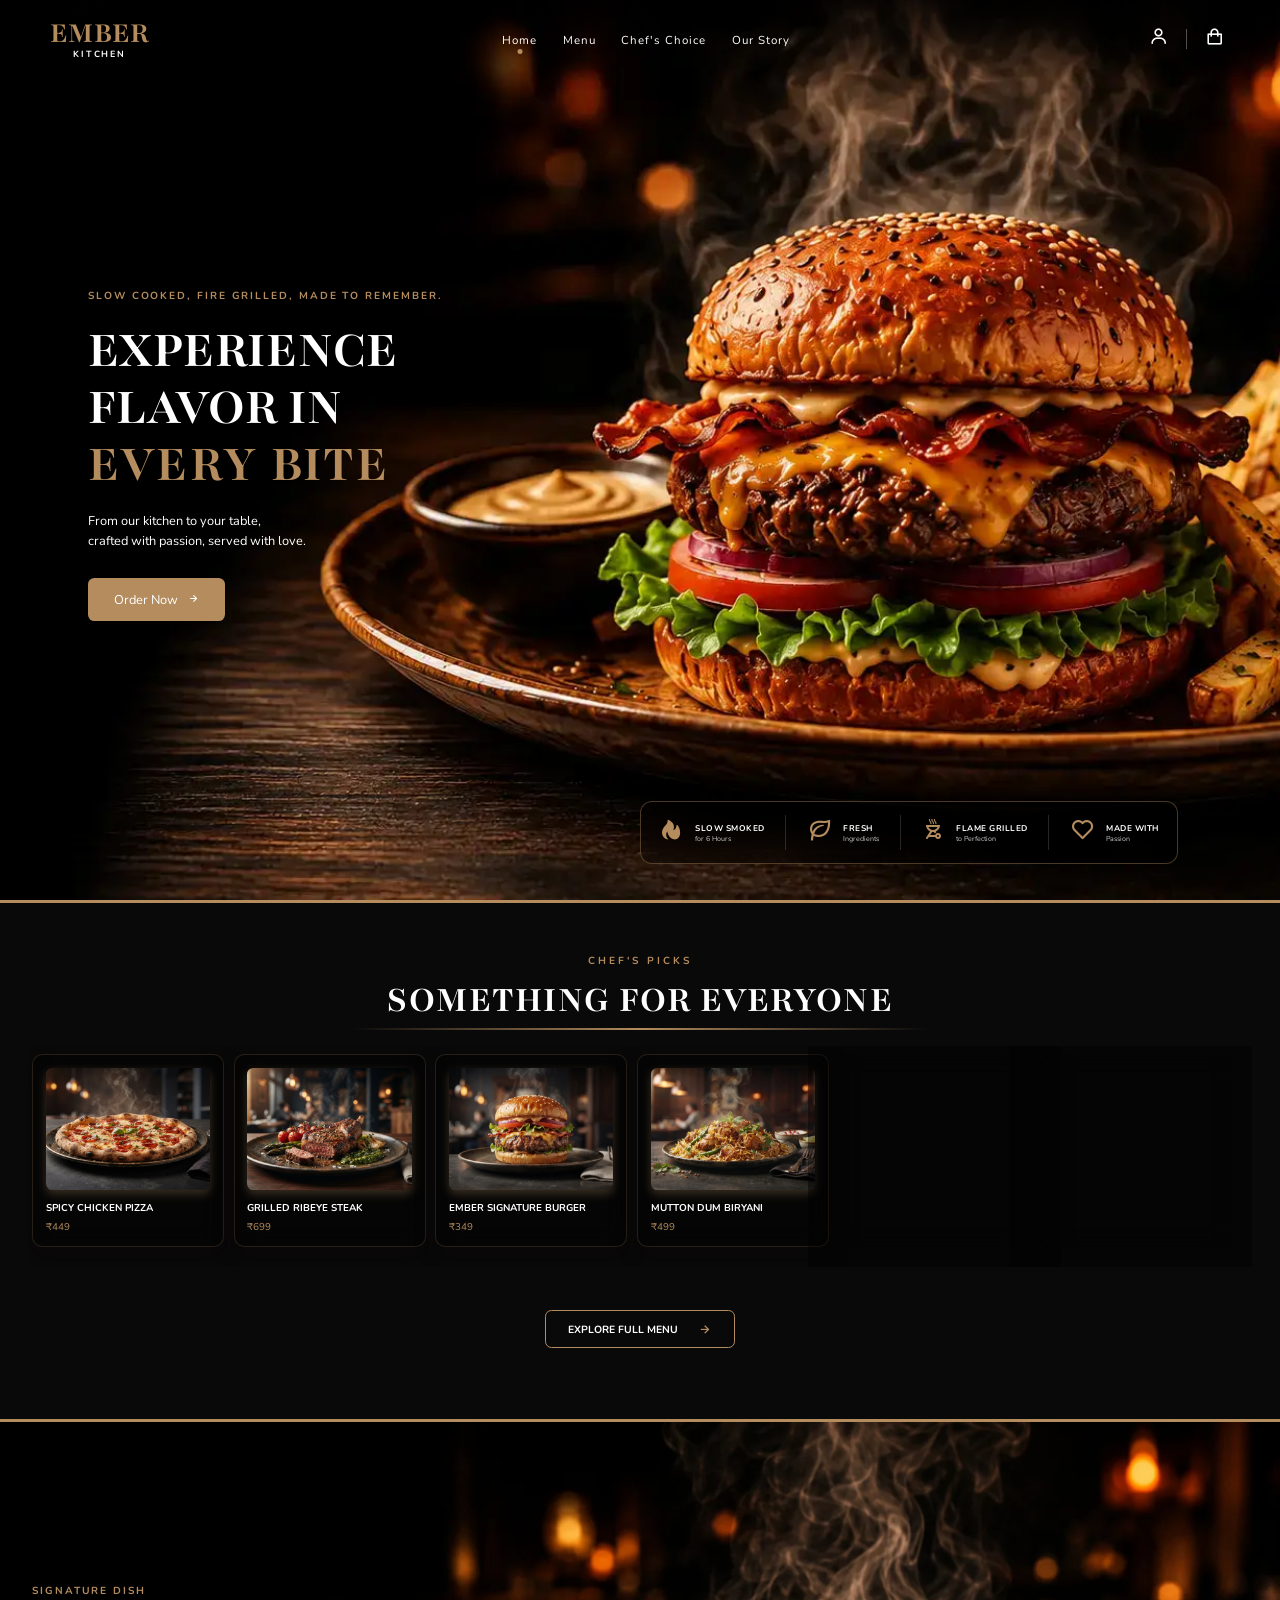
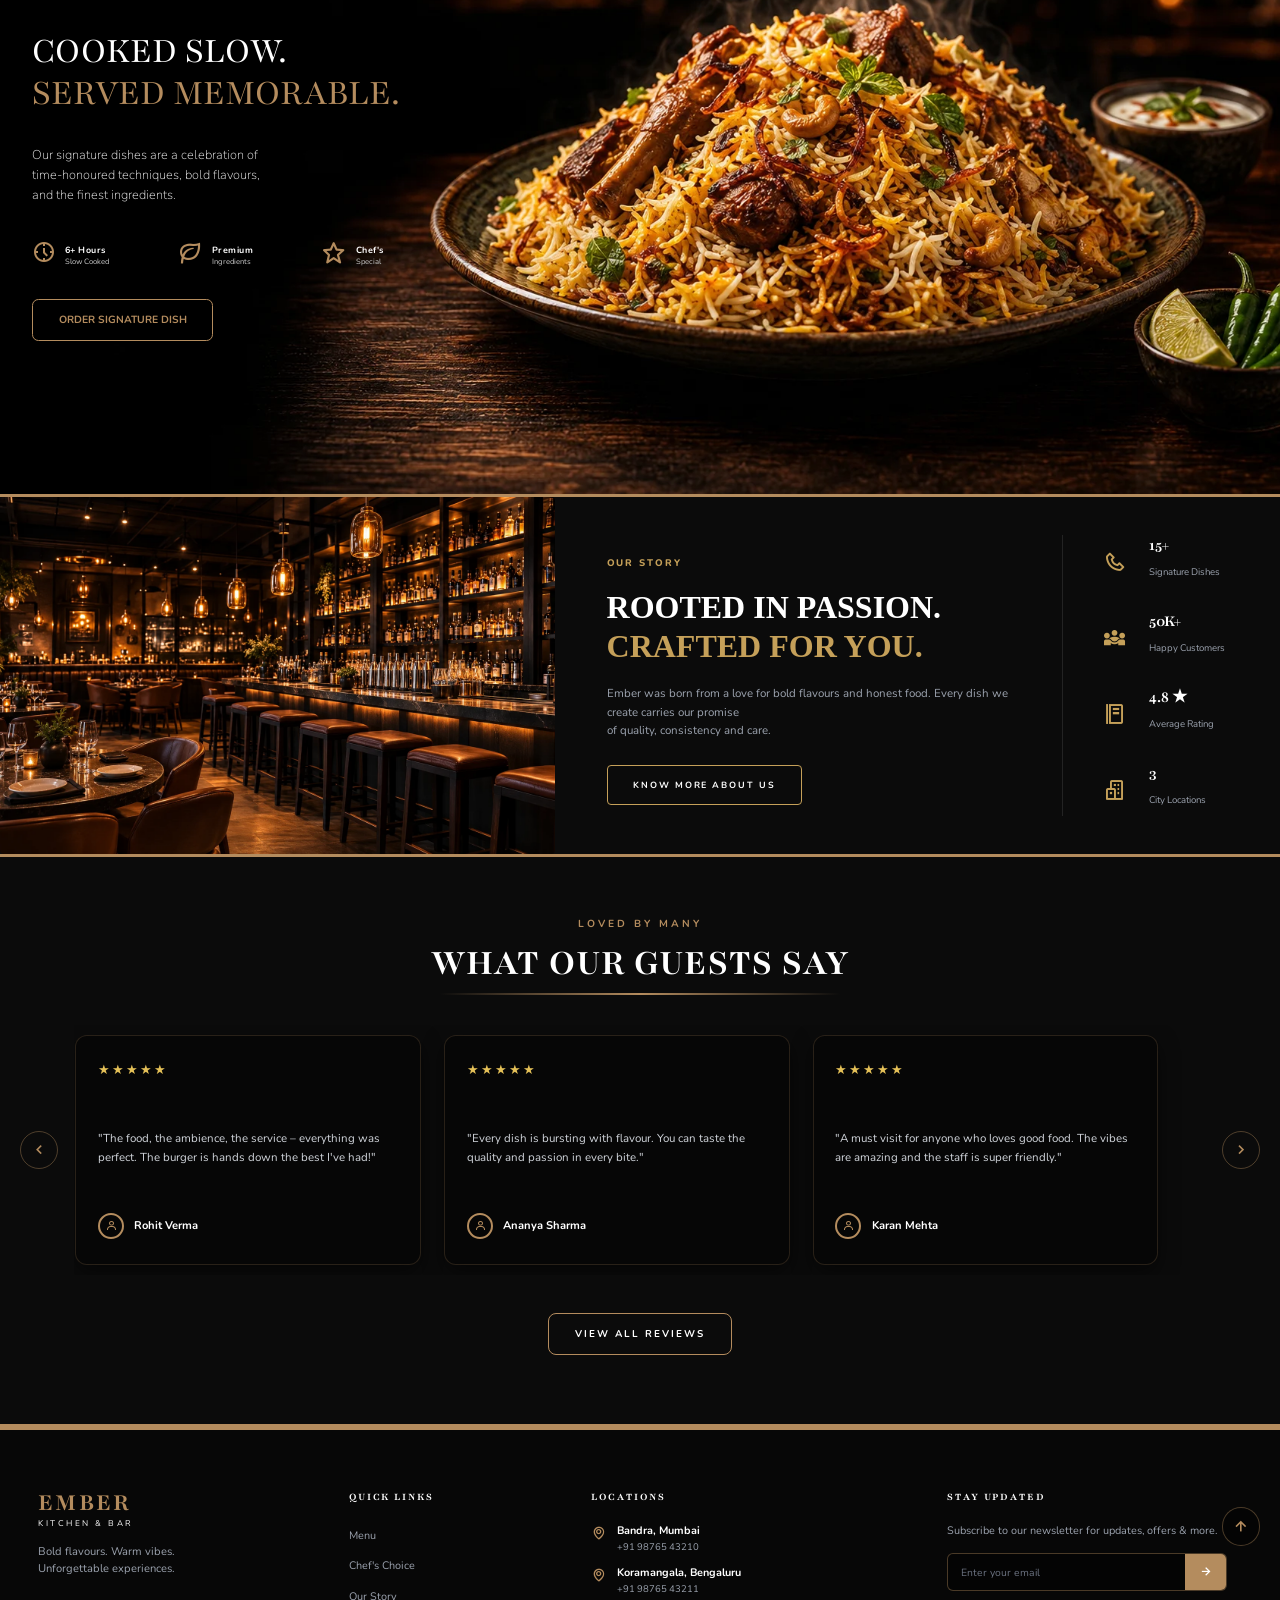
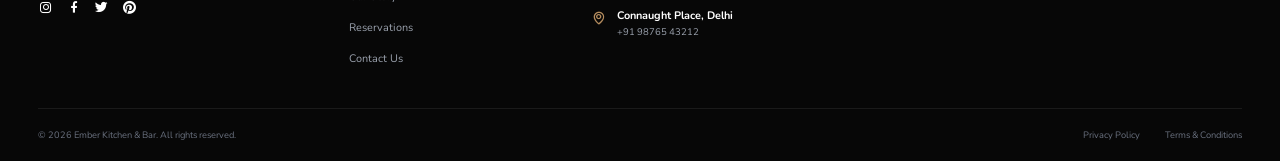
<file: index.html>
<!DOCTYPE html>
<html lang="en">

<head>
    <meta charset="UTF-8">
    <meta name="viewport" content="width=device-width, initial-scale=1.0">
    <title>EMBER KITCHEN | Fine Dining & Gourmet Restaurant</title>

    <!-- Primary SEO Meta Tags -->
    <meta name="description"
        content="Experience authentic culinary excellence at Ember Kitchen. Flame grilled, slow-cooked gourmet meals prepared with passion.">
    <meta name="keywords"
        content="Ember Kitchen, restaurant, fine dining, gourmet food, flame grilled, slow cooked, food delivery">
    <meta name="author" content="Ember Kitchen">
    <meta name="robots" content="index, follow">

    <!-- Favicon -->
    <link rel="icon" type="image/png" href="./logo/Code_Generated_Image.png">

    <!-- Open Graph / Social Media (Facebook, LinkedIn, WhatsApp) -->
    <meta property="og:type" content="website">
    <meta property="og:url" content="https://azizzmatrix.github.io/Restaurant/">
    <meta property="og:title" content="EMBER KITCHEN | Fine Dining & Gourmet Restaurant">
    <meta property="og:description"
        content="Slow cooked, fire grilled, made to remember. Explore our signature dishes and full menu online.">
    <meta property="og:image" content="https://azizzmatrix.github.io/Restaurant/logo/Code_Generated_Image.png">

    <!-- Twitter Card -->
    <meta name="twitter:card" content="summary_large_image">
    <meta name="twitter:url" content="https://azizzmatrix.github.io/Restaurant/">
    <meta name="twitter:title" content="EMBER KITCHEN | Fine Dining & Gourmet Restaurant">
    <meta name="twitter:description"
        content="Slow cooked, fire grilled, made to remember. Explore our signature dishes and full menu online.">
    <meta name="twitter:image" content="https://azizzmatrix.github.io/Restaurant/logo/Code_Generated_Image.png">

    <!-- Schema.org Rich Snippet for Google Search -->
    <script type="application/ld+json">
    {
      "@context": "https://schema.org",
      "@type": "Restaurant",
      "name": "Ember Kitchen",
      "image": "https://azizzmatrix.github.io/Restaurant/logo/Code_Generated_Image.png",
      "url": "https://azizzmatrix.github.io/Restaurant/",
      "servesCuisine": ["Multi-Cuisine", "Gourmet", "Grill"],
      "priceRange": "₹₹",
      "menu": "https://azizzmatrix.github.io/Restaurant/Menu-page/index2.html"
    }
    </script>

    <!-- Preload Hero Background Image for Faster LCP -->
    <link rel="preload" as="image" href="./Food/Editedcover.webp" fetchpriority="high">
    <!-- Stylesheets & Fonts -->
    <meta name="google-site-verification" content="xhMHgWiW8LS184LysRPRGnEvVsSG0tcrQx7kH3i2SDo" />
    <link rel="stylesheet" href="style.css">
    <link href="https://unpkg.com/boxicons@2.1.4/css/boxicons.min.css" rel="stylesheet">
    <link rel="stylesheet" href="https://fonts.googleapis.com/css2?family=Material+Symbols+Outlined">
</head>

<body>

    <!-- Navbar Section -->
    <header>
        <nav class="navbar">
            <div class="logo">
                <h3>EMBER</h3>
                <p>KITCHEN</p>
            </div>

            <ul class="nav-links">
                <li><a href="#hero" class="active">Home</a></li>
                <li><a href="#menu">Menu</a></li>
                <li><a href="#chef">Chef's Choice</a></li>
                <li><a href="#story">Our Story</a></li>
            </ul>

            <div class="nav-buttons">
                <button class="btn" aria-label="User"><i class="bx bx-user"></i></button>
                <hr>
                <button class="btn" aria-label="Shopping bag"><i class="bx bx-shopping-bag"></i></button>
            </div>
        </nav>
    </header>


    <!-- Hero Section -->
    <section id="hero" class="hero">
        <img src="./Food/Editedcover.webp" alt="Ember Kitchen Signature Burger" class="hero-bg" fetchpriority="high" decoding="async">
        <div class="hero-content">
            <p class="hi">SLOW COOKED, FIRE GRILLED, MADE TO REMEMBER.</p>

            <p class="main">
                EXPERIENCE <br>
                FLAVOR IN <br>
                <span class="hi">EVERY BITE</span>
            </p>

            <p>
                From our kitchen to your table,<br>
                crafted with passion, served with love.
            </p>

            <button class="hero-btn">
                Order Now <i class="bx bx-right-arrow-alt"></i>
            </button>
        </div>

        <div class="highlights-bar">
            <div class="heighlight-container">

                <div class="highlights-content">
                    <div class="icon"><i class="bx bxs-hot"></i></div>
                    <div class="details">
                        <h5>SLOW SMOKED</h5>
                        <p>for 6 Hours</p>
                    </div>
                </div>

                <hr>

                <div class="highlights-content">
                    <div class="icon"><i class="bx bx-leaf"></i></div>
                    <div class="details">
                        <h5>FRESH</h5>
                        <p>Ingredients</p>
                    </div>
                </div>

                <hr>

                <div class="highlights-content">
                    <div class="icon">
                        <span class="material-symbols-outlined">outdoor_grill</span>
                    </div>
                    <div class="details">
                        <h5>FLAME GRILLED</h5>
                        <p>to Perfection</p>
                    </div>
                </div>

                <hr>

                <div class="highlights-content">
                    <div class="icon"><i class="bx bx-heart"></i></div>
                    <div class="details">
                        <h5>MADE WITH</h5>
                        <p>Passion</p>
                    </div>
                </div>

            </div>
        </div>
    </section>


    <!-- Menu Section -->
    <section id="menu" class="menu">
        <h4>CHEF'S PICKS</h4>
        <h1>SOMETHING FOR EVERYONE</h1>

        <div class="cards-container">
            <div class="card-content">

                <div class="cards">
                    <img loading="lazy" src="Food/Pizza.webp" alt="Pizza">
                    <h5>SPICY CHICKEN PIZZA</h5>
                    <p>₹449</p>
                </div>

                <div class="cards">
                    <img loading="lazy" src="Food/Stake (2).webp" alt="Burger Combo">
                    <h5>GRILLED RIBEYE STEAK</h5>
                    <p>₹699</p>
                </div>

                <div class="cards">
                    <img loading="lazy" src="Food/Burger.webp" alt="Grilled Chicken">
                    <h5>EMBER SIGNATURE BURGER</h5>
                    <p>₹349</p>
                </div>

                <div class="cards">
                    <img loading="lazy" src="Food/Biryani.webp" alt="Grilled Chicken">
                    <h5>MUTTON DUM BIRYANI</h5>
                    <p>₹499</p>
                </div>

                <div class="cards">
                    <img loading="lazy" src="Food/Samosa.webp" alt="Grilled Chicken">
                    <h5>SAMOSA</h5>
                    <p>₹229</p>
                </div>

                <div class="cards">
                    <img loading="lazy" src="Food/Cake.webp" alt="Grilled Chicken">
                    <h5>CHOCOLATE LAVA CAKE</h5>
                    <p>₹299</p>
                </div>

            </div>
        </div>

        <button class="menu-btn" onclick="window.location.href='./Menu-page/index2.html'">
            EXPLORE FULL MENU
            <i id="menu-btnicon" class="bx bx-right-arrow-alt"></i>
        </button>
    </section>


    <!-- Chef's Choice -->
    <section id="chef" class="chef">
        <div class="chef-content">

            <p class="hi">SIGNATURE DISH</p>

            <h2 class="main">
                COOKED SLOW.<br>
                <span class="main">SERVED MEMORABLE.</span>
            </h2>

            <p>
                Our signature dishes are a celebration of<br>
                time-honoured techniques, bold flavours, <br>
                and the finest ingredients.
            </p>

            <div class="chef-highlight">
                <div class="highlight-container">

                    <div class="highlight-content">
                        <div class="icon">
                            <span class="material-symbols-outlined">
                                nest_clock_farsight_analog
                            </span>
                        </div>
                        <div class="details">
                            <h5>6+ Hours</h5>
                            <p>Slow Cooked</p>
                        </div>
                    </div>

                    <div class="highlight-content">
                        <div class="icon"><i class="bx bx-leaf"></i></div>
                        <div class="details">
                            <h5>Premium</h5>
                            <p>Ingredients</p>
                        </div>
                    </div>

                    <div class="highlight-content">
                        <div class="icon"><i class="bx bx-star"></i></div>
                        <div class="details">
                            <h5>Chef's</h5>
                            <p>Special</p>
                        </div>
                    </div>

                </div>
            </div>

            <button class="chef-btn" onclick="window.location.href='./Menu-page/index2.html'">ORDER SIGNATURE
                DISH</button>
        </div>
    </section>


    <!-- Our Story -->
    <section id="story" class="story">
        <div class="story-container">

            <div class="content">
                <img loading="lazy" src="Food/thCover.webp" alt="cover-three">
            </div>

            <div class="content">
                <p class="hi">OUR STORY</p>

                <h5>
                    ROOTED IN PASSION. <br>
                    <span>CRAFTED FOR YOU.</span>
                </h5>

                <p>
                    Ember was born from a love for bold flavours and honest food.
                    Every dish we create carries our promise <br>
                    of quality, consistency and care.
                </p>

                <button onclick="window.location.href='./Our-story/index3.html'">KNOW MORE ABOUT US</button>
            </div>

            <hr>

            <div class="content">

                <div class="ranking">
                    <div class="icon"><i class="bx bx-phone"></i></div>
                    <div class="details">
                        <h4>15+</h4>
                        <p>Signature Dishes</p>
                    </div>
                </div>

                <div class="ranking">
                    <div class="icon">
                        <span class="material-symbols-outlined">diversity_3</span>
                    </div>
                    <div class="details">
                        <h4>50K+</h4>
                        <p>Happy Customers</p>
                    </div>
                </div>

                <div class="ranking">
                    <div class="icon"><i class="bx bx-food-menu"></i></div>
                    <div class="details">
                        <h4>4.8 ★</h4>
                        <p>Average Rating</p>
                    </div>
                </div>

                <div class="ranking">
                    <div class="icon"><i class="bx bx-buildings"></i></div>
                    <div class="details">
                        <h4>3</h4>
                        <p>City Locations</p>
                    </div>
                </div>

            </div>
        </div>
    </section>


    <!-- Testimony -->
    <section id="testomony" class="testomony">
        <h4>LOVED BY MANY</h4>
        <h1>WHAT OUR GUESTS SAY</h1>

        <div class="testomony-container">

            <button class="nav-arrow left" aria-label="Previous review">
                <i class="bx bx-chevron-left"></i>
            </button>

            <div class="testomony-content">

                <div class="content-car">
                    <p class="stars">★★★★★</p>
                    <p class="review-text">
                        "The food, the ambience, the service – everything was perfect.
                        The burger is hands down the best I've had!"
                    </p>
                    <div class="user-info">
                        <i class="bx bx-user"></i>
                        <h5>Rohit Verma</h5>
                    </div>
                </div>

                <div class="content-car">
                    <p class="stars">★★★★★</p>
                    <p class="review-text">
                        "Every dish is bursting with flavour. You can taste the quality
                        and passion in every bite."
                    </p>
                    <div class="user-info">
                        <i class="bx bx-user"></i>
                        <h5>Ananya Sharma</h5>
                    </div>
                </div>

                <div class="content-car">
                    <p class="stars">★★★★★</p>
                    <p class="review-text">
                        "A must visit for anyone who loves good food. The vibes are
                        amazing and the staff is super friendly."
                    </p>
                    <div class="user-info">
                        <i class="bx bx-user"></i>
                        <h5>Karan Mehta</h5>
                    </div>
                </div>

            </div>

            <button class="nav-arrow right" aria-label="Next review">
                <i class="bx bx-chevron-right"></i>
            </button>

        </div>

        <button class="view-all-btn" onclick="window.location.href='./Reviews/index4.html'">VIEW ALL REVIEWS</button>
    </section>


    <!-- Footer Section -->
    <footer>
        <a href="#hero" class="back-to-top" aria-label="Back to top">
            <i class="bx bx-up-arrow-alt"></i>
        </a>

        <div class="footer-cont">

            <div class="footer-grid">

                <!-- Column 1: Brand & Socials -->
                <div class="footer-col brand-col">

                    <div class="footer-logo">
                        <h3>EMBER</h3>
                        <p>KITCHEN & BAR</p>
                    </div>

                    <p class="brand-desc">
                        Bold flavours. Warm vibes.<br>
                        Unforgettable experiences.
                    </p>

                    <div class="social-icons">
                        <a href="#" aria-label="Instagram"><i class="bx bxl-instagram"></i></a>
                        <a href="#" aria-label="Facebook"><i class="bx bxl-facebook"></i></a>
                        <a href="#" aria-label="Twitter"><i class="bx bxl-twitter"></i></a>
                        <a href="#" aria-label="Pinterest"><i class="bx bxl-pinterest"></i></a>
                    </div>

                </div>


                <!-- Column 2: Quick Links -->
                <div class="footer-col">
                    <h4>QUICK LINKS</h4>

                    <ul>
                        <li><a href="#menu">Menu</a></li>
                        <li><a href="#chef">Chef's Choice</a></li>
                        <li><a href="#story">Our Story</a></li>
                        <li><a href="#">Reservations</a></li>
                        <li><a href="#">Contact Us</a></li>
                    </ul>
                </div>


                <!-- Column 3: Locations -->
                <div class="footer-col locations-col">
                    <h4>LOCATIONS</h4>

                    <div class="location-item">
                        <i class="bx bx-map"></i>
                        <div>
                            <h5>Bandra, Mumbai</h5>
                            <p>+91 98765 43210</p>
                        </div>
                    </div>

                    <div class="location-item">
                        <i class="bx bx-map"></i>
                        <div>
                            <h5>Koramangala, Bengaluru</h5>
                            <p>+91 98765 43211</p>
                        </div>
                    </div>

                    <div class="location-item">
                        <i class="bx bx-map"></i>
                        <div>
                            <h5>Connaught Place, Delhi</h5>
                            <p>+91 98765 43212</p>
                        </div>
                    </div>
                </div>


                <!-- Column 4: Stay Updated -->
                <div class="footer-col newsletter-col">
                    <h4>STAY UPDATED</h4>

                    <p>
                        Subscribe to our newsletter for updates, offers & more.
                    </p>

                    <div class="newsletter-form">
                        <input type="email" placeholder="Enter your email">
                        <button type="submit" aria-label="Subscribe">
                            <i class="bx bx-right-arrow-alt"></i>
                        </button>
                    </div>
                </div>

            </div>

            <hr class="footer-divider">

            <div class="footer-bottom">
                <p>© 2026 Ember Kitchen & Bar. All rights reserved.</p>

                <div class="legal-links">
                    <a href="#">Privacy Policy</a>
                    <a href="#">Terms & Conditions</a>
                </div>
            </div>

        </div>
    </footer>

    <script src="script.js"></script>
</body>

</html>
</file>
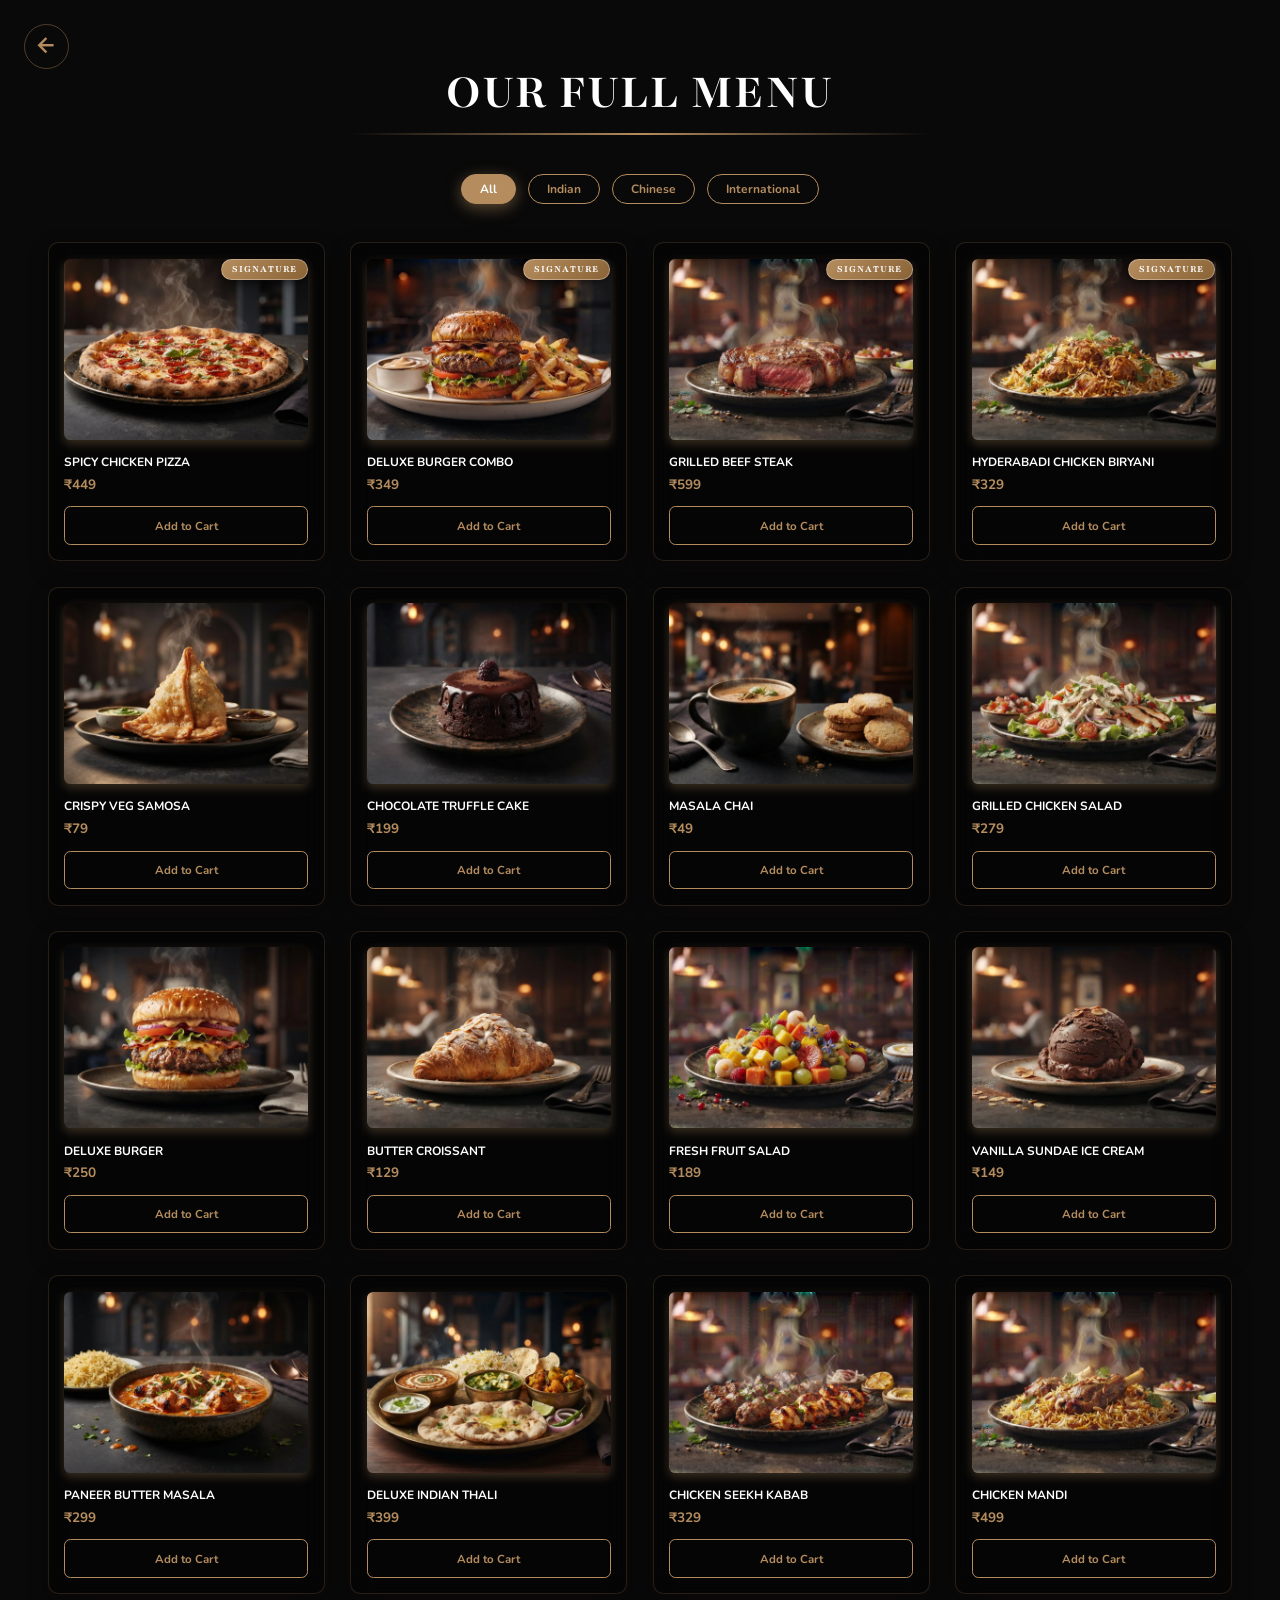
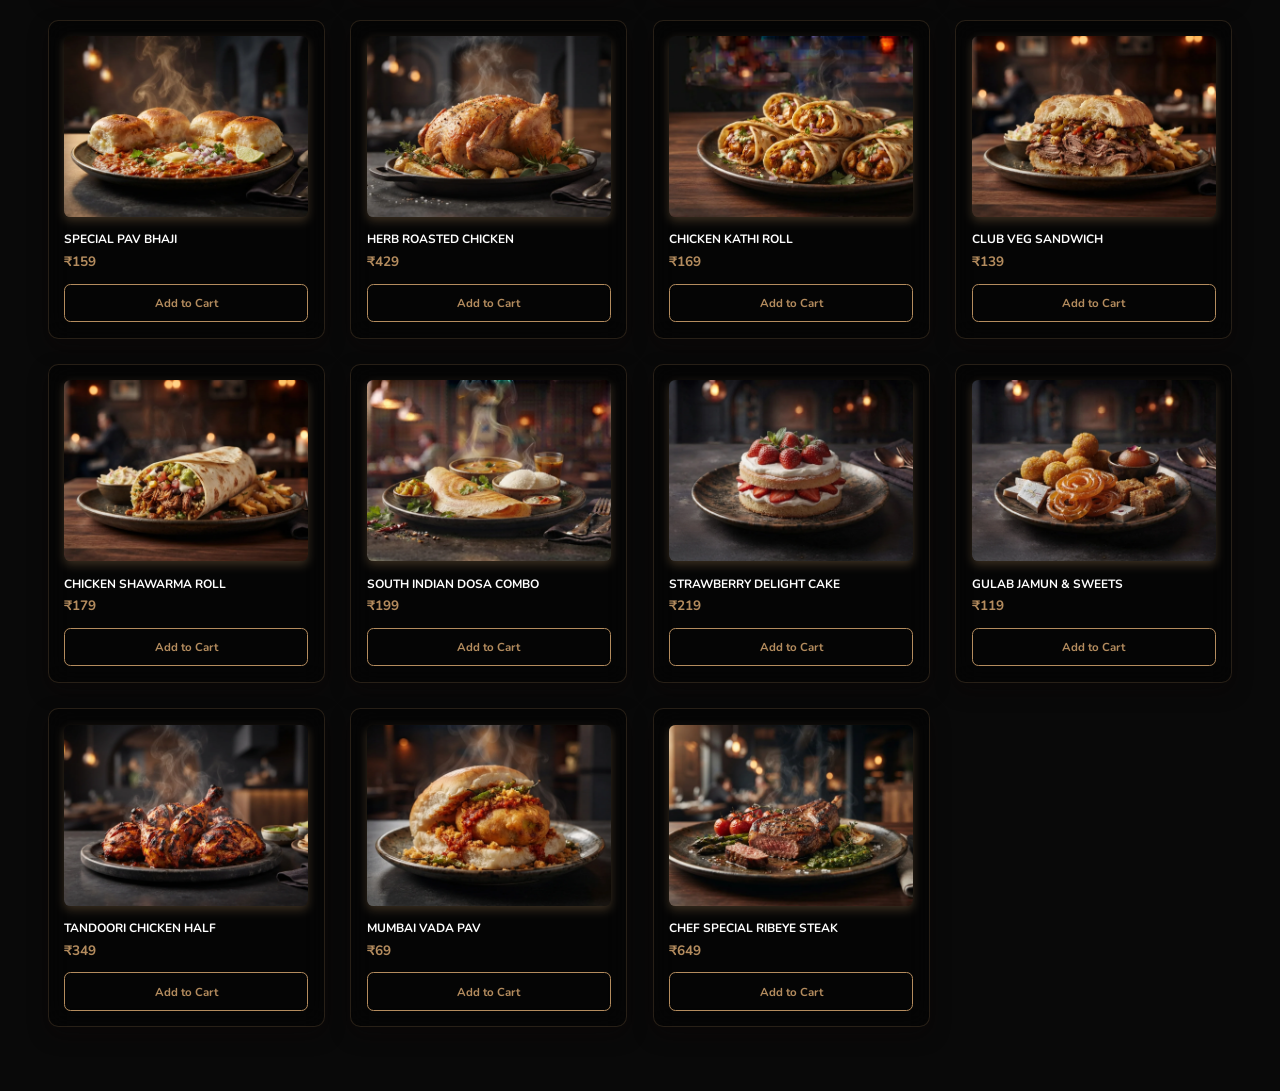
<file: Menu-page/index2.html>
<!DOCTYPE html>
<html lang="en">

<head>
    <meta charset="UTF-8">
    <meta name="viewport" content="width=device-width, initial-scale=1.0">
    <title>Restaurant Menu | EMBER Kitchen & Bar</title>

    <!-- Primary SEO Meta Tags -->
    <meta name="description" content="Explore the full menu at EMBER Kitchen & Bar. Flame-grilled steaks, Indian delicacies, Chinese favorites, and gourmet desserts.">
    <meta name="keywords" content="Ember Kitchen menu, Indian food, Chinese food, international cuisine, steaks, pizzas, biryani">
    <meta name="author" content="EMBER Kitchen & Bar">
    <meta name="robots" content="index, follow">
    <link rel="canonical" href="https://azizzmatrix.github.io/Restaurant/Menu-page/index2.html">

    <!-- Favicon -->
    <link rel="icon" type="image/png" href="../logo/Code_Generated_Image.png">

    <!-- Open Graph / Social Media -->
    <meta property="og:type" content="website">
    <meta property="og:url" content="https://azizzmatrix.github.io/Restaurant/Menu-page/index2.html">
    <meta property="og:title" content="Restaurant Menu | EMBER Kitchen & Bar">
    <meta property="og:description" content="Explore our complete menu featuring Indian, Chinese, and International culinary specialities.">
    <meta property="og:image" content="https://azizzmatrix.github.io/Restaurant/logo/Code_Generated_Image.png">

    <!-- Twitter Card -->
    <meta name="twitter:card" content="summary_large_image">
    <meta name="twitter:title" content="Restaurant Menu | EMBER Kitchen & Bar">
    <meta name="twitter:description" content="Explore our complete menu featuring Indian, Chinese, and International culinary specialities.">
    <meta name="twitter:image" content="https://azizzmatrix.github.io/Restaurant/logo/Code_Generated_Image.png">

    <!-- Schema.org Menu Rich Snippet -->
    <script type="application/ld+json">
    {
      "@context": "https://schema.org",
      "@type": "Menu",
      "name": "EMBER Kitchen & Bar Full Menu",
      "url": "https://azizzmatrix.github.io/Restaurant/Menu-page/index2.html",
      "mainEntityOfPage": "https://azizzmatrix.github.io/Restaurant/Menu-page/index2.html",
      "inLanguage": "en"
    }
    </script>

    <!-- Stylesheets -->
    <link rel="stylesheet" href="style.css">
    <link href="https://unpkg.com/boxicons@2.1.4/css/boxicons.min.css" rel="stylesheet">
</head>

<body>
    <section class="full-menu">
        <h1>OUR FULL MENU</h1>

        <!-- Category Filter Links -->
        <div class="category">
            <ul>
                <li><a href="#" class="category-btn active" data-filter="all">All</a></li>
                <li><a href="#" class="category-btn" data-filter="indian">Indian</a></li>
                <li><a href="#" class="category-btn" data-filter="chinese">Chinese</a></li>
                <li><a href="#" class="category-btn" data-filter="international">International</a></li>
            </ul>
        </div>

        <button class="menu-btn" onclick="window.location.href='../index.html'">
            <i id="menu-btnicon" class="bx bx-left-arrow-alt"></i>
        </button>

        <!-- Menu Grid with Categorized Items -->
        <div class="menu-grid">

            <div class="cards" data-category="international">
                <img loading="lazy" src="../Food/Pizza.webp" alt="Pizza">
                <p class="badge">Signature</p>
                <h5>SPICY CHICKEN PIZZA</h5>
                <p>₹449</p>
                <button class="add-to-cart-btn">Add to Cart</button>
            </div>

            <div class="cards" data-category="international">
                <img loading="lazy" src="../Food/Burger Combo.webp" alt="Burger Combo">
                <p class="badge">Signature</p>
                <h5>DELUXE BURGER COMBO</h5>
                <p>₹349</p>
                <button class="add-to-cart-btn">Add to Cart</button>
            </div>

            <div class="cards" data-category="international">
                <img loading="lazy" src="../Food/Stake.webp" alt="Stake">
                <p class="badge">Signature</p>
                <h5>GRILLED BEEF STEAK</h5>
                <p>₹599</p>
                <button class="add-to-cart-btn">Add to Cart</button>
            </div>

            <div class="cards" data-category="indian">
                <img loading="lazy" src="../Food/Biryani.webp" alt="Biryani">
                <p class="badge">Signature</p>
                <h5>HYDERABADI CHICKEN BIRYANI</h5>
                <p>₹329</p>
                <button class="add-to-cart-btn">Add to Cart</button>
            </div>

            <div class="cards" data-category="indian">
                <img loading="lazy" src="../Food/Samosa.webp" alt="Samosa">
                <h5>CRISPY VEG SAMOSA</h5>
                <p>₹79</p>
                <button class="add-to-cart-btn">Add to Cart</button>
            </div>

            <div class="cards" data-category="international">
                <img loading="lazy" src="../Food/Cake.webp" alt="Cake">
                <h5>CHOCOLATE TRUFFLE CAKE</h5>
                <p>₹199</p>
                <button class="add-to-cart-btn">Add to Cart</button>
            </div>

            <div class="cards" data-category="indian">
                <img loading="lazy" src="../Food/Chai.webp" alt="Chai">
                <h5>MASALA CHAI</h5>
                <p>₹49</p>
                <button class="add-to-cart-btn">Add to Cart</button>
            </div>

            <div class="cards" data-category="international">
                <img loading="lazy" src="../Food/Chicken Salad.webp" alt="Chicken Salad">
                <h5>GRILLED CHICKEN SALAD</h5>
                <p>₹279</p>
                <button class="add-to-cart-btn">Add to Cart</button>
            </div>

            <div class="cards" data-category="international">
                <img loading="lazy" src="../Food/Burger.webp" alt="Burger Combo">
                <h5>DELUXE BURGER</h5>
                <p>₹250</p>
                <button class="add-to-cart-btn">Add to Cart</button>
            </div>

            <div class="cards" data-category="international">
                <img loading="lazy" src="../Food/Cruson.webp" alt="Croissant">
                <h5>BUTTER CROISSANT</h5>
                <p>₹129</p>
                <button class="add-to-cart-btn">Add to Cart</button>
            </div>

            <div class="cards" data-category="international">
                <img loading="lazy" src="../Food/Fruit salad.webp" alt="Fruit Salad">
                <h5>FRESH FRUIT SALAD</h5>
                <p>₹189</p>
                <button class="add-to-cart-btn">Add to Cart</button>
            </div>

            <div class="cards" data-category="international">
                <img loading="lazy" src="../Food/ICE Cream.webp" alt="Ice Cream">
                <h5>VANILLA SUNDAE ICE CREAM</h5>
                <p>₹149</p>
                <button class="add-to-cart-btn">Add to Cart</button>
            </div>

            <div class="cards" data-category="indian">
                <img loading="lazy" src="../Food/Indian curry.webp" alt="Indian Curry">
                <h5>PANEER BUTTER MASALA</h5>
                <p>₹299</p>
                <button class="add-to-cart-btn">Add to Cart</button>
            </div>

            <div class="cards" data-category="indian">
                <img loading="lazy" src="../Food/Indian-Thali.webp" alt="Indian Thali">
                <h5>DELUXE INDIAN THALI</h5>
                <p>₹399</p>
                <button class="add-to-cart-btn">Add to Cart</button>
            </div>

            <div class="cards" data-category="indian">
                <img loading="lazy" src="../Food/Kababs.webp" alt="Kababs">
                <h5>CHICKEN SEEKH KABAB</h5>
                <p>₹329</p>
                <button class="add-to-cart-btn">Add to Cart</button>
            </div>

            <div class="cards" data-category="international">
                <img loading="lazy" src="../Food/Mandi.webp" alt="Mandi">
                <h5>CHICKEN MANDI</h5>
                <p>₹499</p>
                <button class="add-to-cart-btn">Add to Cart</button>
            </div>

            <div class="cards" data-category="indian">
                <img loading="lazy" src="../Food/Pav-bhaji.webp" alt="Pav Bhaji">
                <h5>SPECIAL PAV BHAJI</h5>
                <p>₹159</p>
                <button class="add-to-cart-btn">Add to Cart</button>
            </div>

            <div class="cards" data-category="international">
                <img loading="lazy" src="../Food/Roasted-chicken.webp" alt="Roasted Chicken">
                <h5>HERB ROASTED CHICKEN</h5>
                <p>₹429</p>
                <button class="add-to-cart-btn">Add to Cart</button>
            </div>

            <div class="cards" data-category="indian">
                <img loading="lazy" src="../Food/Roll.webp" alt="Roll">
                <h5>CHICKEN KATHI ROLL</h5>
                <p>₹169</p>
                <button class="add-to-cart-btn">Add to Cart</button>
            </div>

            <div class="cards" data-category="international">
                <img loading="lazy" src="../Food/Sandwich.webp" alt="Sandwich">
                <h5>CLUB VEG SANDWICH</h5>
                <p>₹139</p>
                <button class="add-to-cart-btn">Add to Cart</button>
            </div>

            <div class="cards" data-category="chinese">
                <img loading="lazy" src="../Food/Shawarma.webp" alt="Shawarma">
                <h5>CHICKEN SHAWARMA ROLL</h5>
                <p>₹179</p>
                <button class="add-to-cart-btn">Add to Cart</button>
            </div>

            <div class="cards" data-category="indian">
                <img loading="lazy" src="../Food/South-indian.webp" alt="South Indian">
                <h5>SOUTH INDIAN DOSA COMBO</h5>
                <p>₹199</p>
                <button class="add-to-cart-btn">Add to Cart</button>
            </div>

            <div class="cards" data-category="international">
                <img loading="lazy" src="../Food/Stawbeery-cake.webp" alt="Strawberry Cake">
                <h5>STRAWBERRY DELIGHT CAKE</h5>
                <p>₹219</p>
                <button class="add-to-cart-btn">Add to Cart</button>
            </div>

            <div class="cards" data-category="indian">
                <img loading="lazy" src="../Food/Sweet.webp" alt="Sweet">
                <h5>GULAB JAMUN & SWEETS</h5>
                <p>₹119</p>
                <button class="add-to-cart-btn">Add to Cart</button>
            </div>

            <div class="cards" data-category="indian">
                <img loading="lazy" src="../Food/Tandori-Chicken.webp" alt="Tandoori Chicken">
                <h5>TANDOORI CHICKEN HALF</h5>
                <p>₹349</p>
                <button class="add-to-cart-btn">Add to Cart</button>
            </div>

            <div class="cards" data-category="indian">
                <img loading="lazy" src="../Food/Vada-pav.webp" alt="Vada Pav">
                <h5>MUMBAI VADA PAV</h5>
                <p>₹69</p>
                <button class="add-to-cart-btn">Add to Cart</button>
            </div>

            <div class="cards" data-category="international">
                <img loading="lazy" src="../Food/Stake (2).webp" alt="Special Steak">
                <h5>CHEF SPECIAL RIBEYE STEAK</h5>
                <p>₹649</p>
                <button class="add-to-cart-btn">Add to Cart</button>
            </div>

        </div>
    </section>

    <!-- Category Filtering Script -->
    <script>
        document.addEventListener('DOMContentLoaded', () => {
            const categoryButtons = document.querySelectorAll('.category-btn');
            const menuCards = document.querySelectorAll('.cards');

            categoryButtons.forEach(button => {
                button.addEventListener('click', (e) => {
                    e.preventDefault();

                    // Update active button state
                    categoryButtons.forEach(btn => btn.classList.remove('active'));
                    button.classList.add('active');

                    const selectedFilter = button.getAttribute('data-filter');

                    // Filter menu cards
                    menuCards.forEach(card => {
                        const cardCategory = card.getAttribute('data-category');

                        if (selectedFilter === 'all' || cardCategory === selectedFilter) {
                            card.style.display = 'flex';
                        } else {
                            card.style.display = 'none';
                        }
                    });
                });
            });
        });
    </script>
    <script src="../script.js"></script>
</body>

</html>
</file>
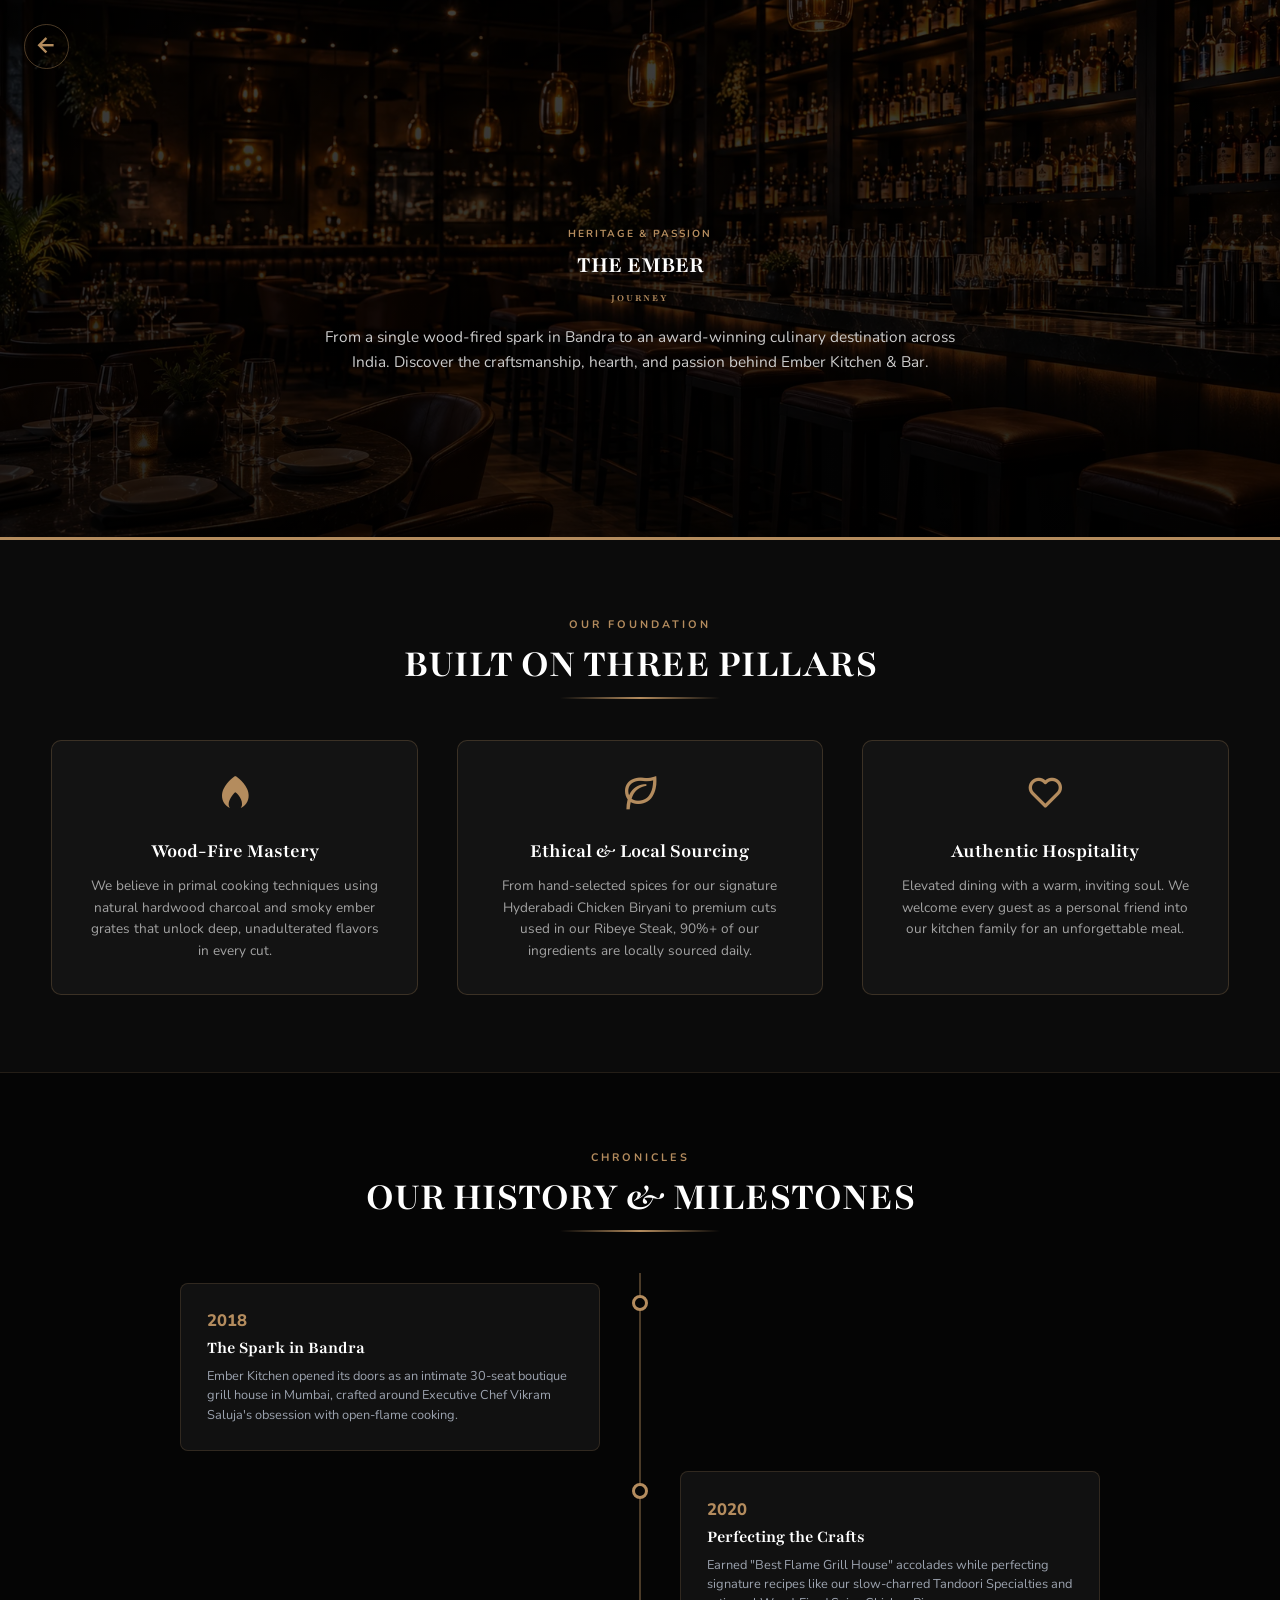
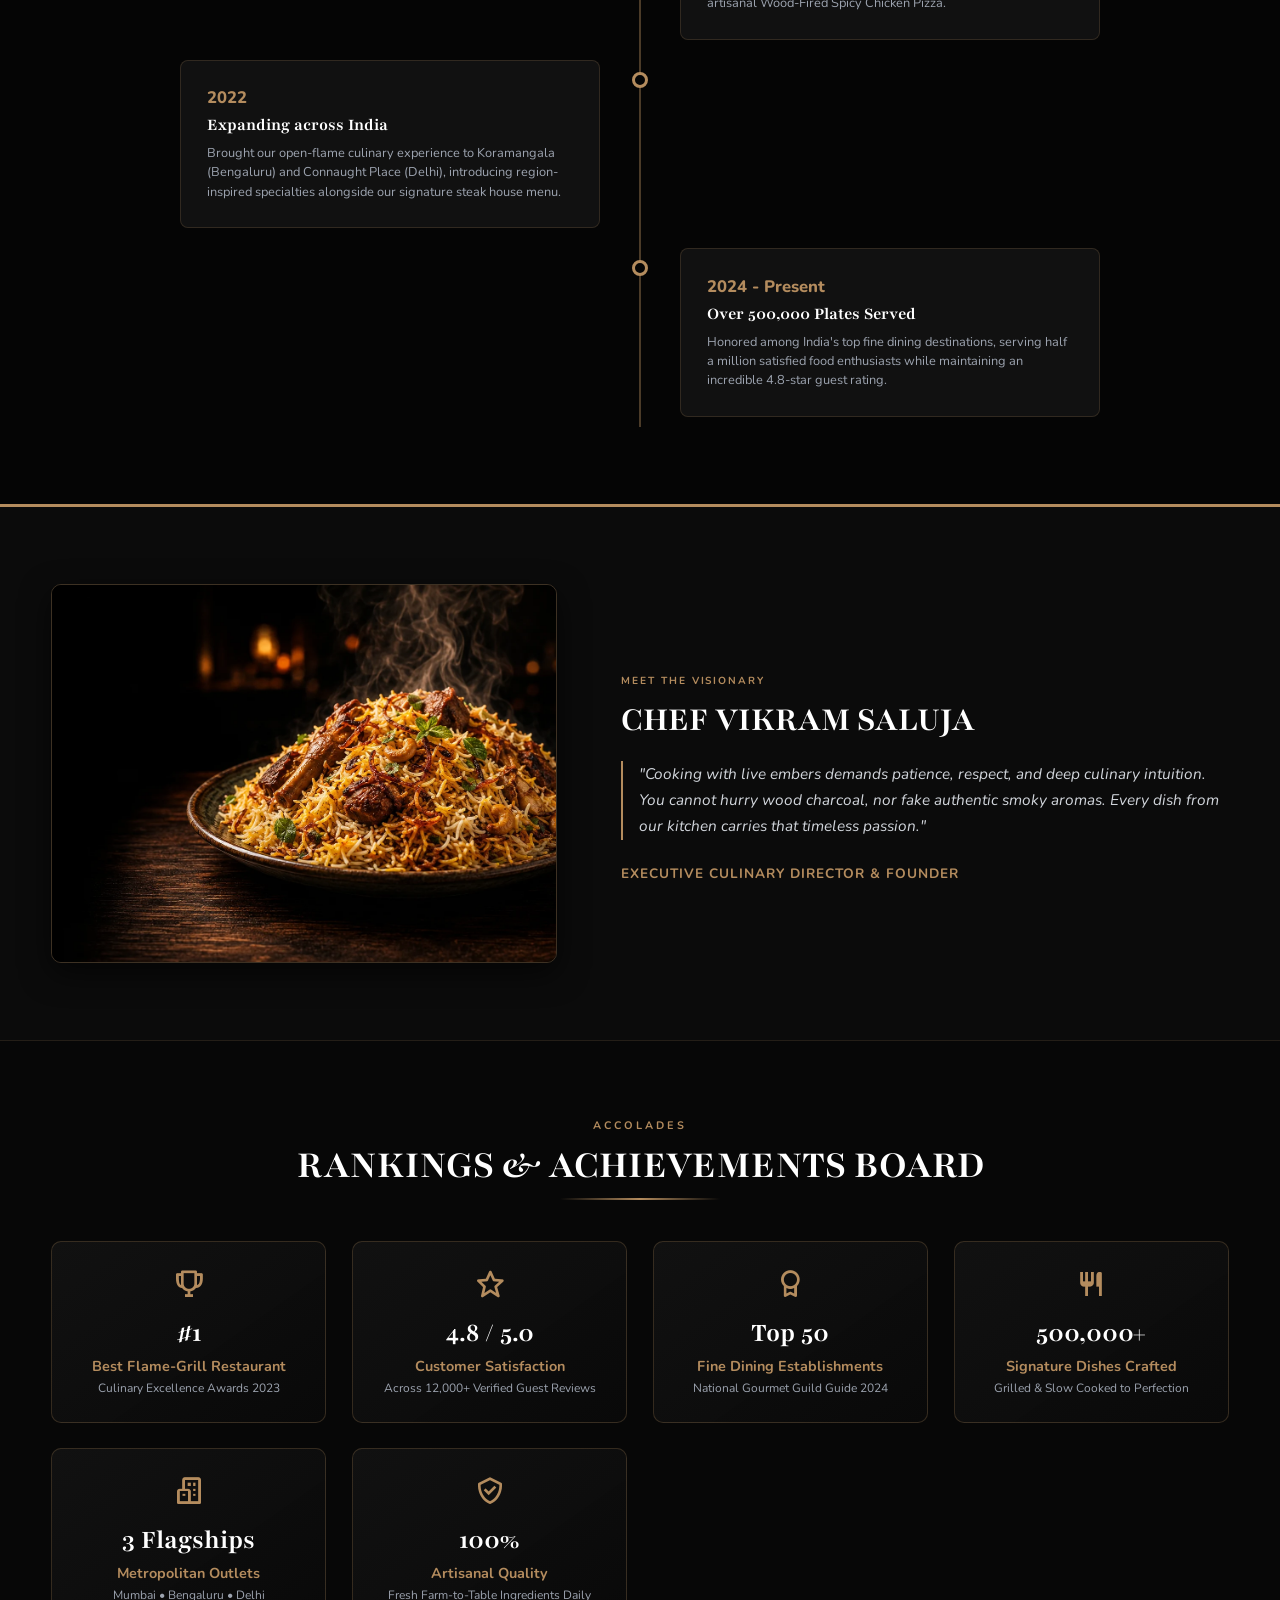
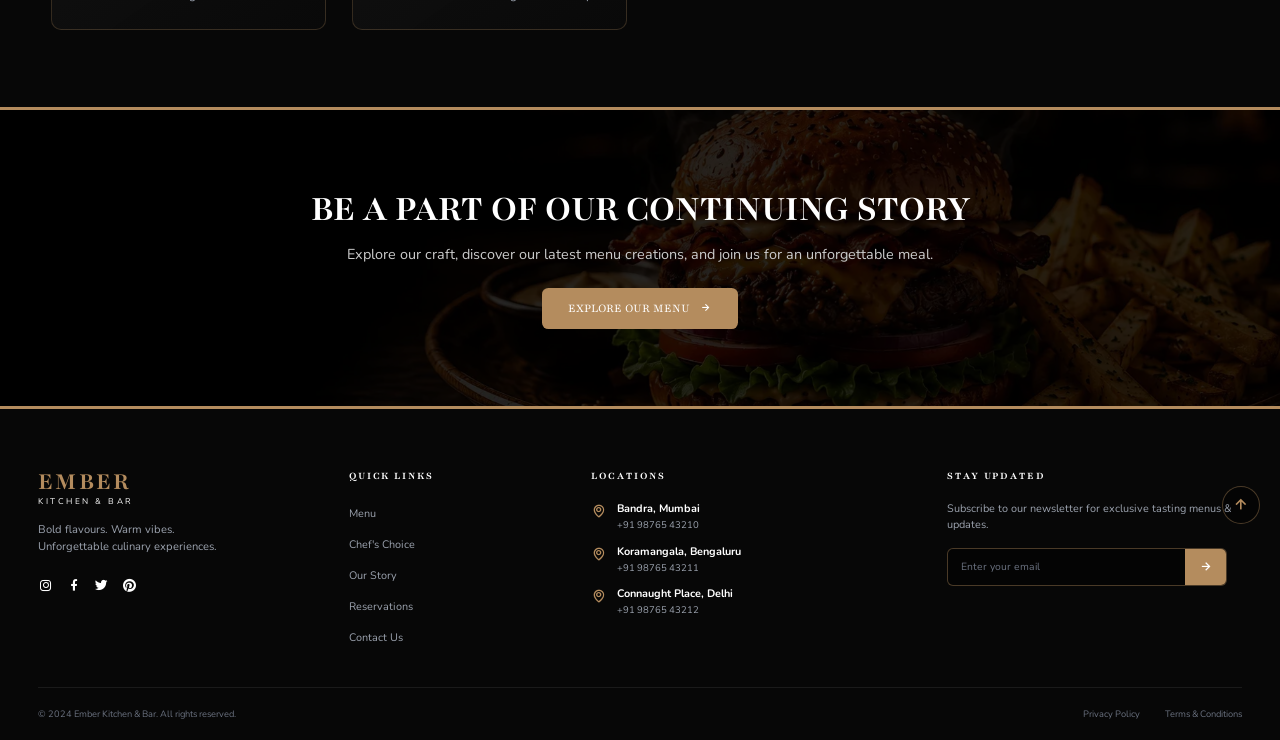
<file: Our-story/index3.html>
<!DOCTYPE html>
<html lang="en">

<head>
    <meta charset="UTF-8">
    <meta name="viewport" content="width=device-width, initial-scale=1.0">
    <title>Our Story | EMBER Kitchen & Bar</title>

    <!-- Primary SEO Meta Tags -->
    <meta name="description" content="Discover the story behind EMBER Kitchen & Bar. Rooted in passion, crafted with time-honored cooking techniques, and served with care.">
    <meta name="keywords" content="Ember Kitchen story, about Ember Kitchen, flame-grilled restaurant, gourmet cooking, culinary journey">
    <meta name="author" content="EMBER Kitchen & Bar">
    <meta name="robots" content="index, follow">
    <link rel="canonical" href="https://azizzmatrix.github.io/Restaurant/Our-story/index3.html">

    <!-- Favicon -->
    <link rel="icon" type="image/png" href="../logo/Code_Generated_Image.png">

    <!-- Open Graph / Social Media -->
    <meta property="og:type" content="article">
    <meta property="og:url" content="https://azizzmatrix.github.io/Restaurant/Our-story/index3.html">
    <meta property="og:title" content="Our Story | EMBER Kitchen & Bar">
    <meta property="og:description" content="Rooted in passion, crafted for you. Learn about our journey to culinary excellence.">
    <meta property="og:image" content="https://azizzmatrix.github.io/Restaurant/logo/Code_Generated_Image.png">

    <!-- Twitter Card -->
    <meta name="twitter:card" content="summary_large_image">
    <meta name="twitter:title" content="Our Story | EMBER Kitchen & Bar">
    <meta name="twitter:description" content="Rooted in passion, crafted for you. Learn about our journey to culinary excellence.">
    <meta name="twitter:image" content="https://azizzmatrix.github.io/Restaurant/logo/Code_Generated_Image.png">

    <!-- Schema.org About Page Snippet -->
    <script type="application/ld+json">
    {
      "@context": "https://schema.org",
      "@type": "AboutPage",
      "name": "Our Story - EMBER Kitchen & Bar",
      "url": "https://azizzmatrix.github.io/Restaurant/Our-story/index3.html",
      "publisher": {
        "@type": "Restaurant",
        "name": "EMBER Kitchen & Bar",
        "url": "https://azizzmatrix.github.io/Restaurant/"
      }
    }
    </script>

    <!-- Stylesheets & Fonts -->
    <link rel="stylesheet" href="../style.css">
    <link rel="stylesheet" href="style3.css">
    <link href="https://unpkg.com/boxicons@2.1.4/css/boxicons.min.css" rel="stylesheet">
    <link rel="stylesheet" href="https://fonts.googleapis.com/css2?family=Material+Symbols+Outlined">
</head>

<body>
    <button class="story-btn" onclick="window.location.href='../index.html'">
        <i id="menu-btnicon" class="bx bx-left-arrow-alt"></i>
    </button>

    <!-- Page Banner / Header -->
    <section class="story-hero">
        <div class="story-hero-content">
            <p class="hi">HERITAGE & PASSION</p>
            <h1 class="main">THE EMBER <br><span class="hi">JOURNEY</span></h1>
            <p>From a single wood-fired spark in Bandra to an award-winning culinary destination across India. Discover
                the craftsmanship, hearth, and passion behind Ember Kitchen & Bar.</p>
        </div>
    </section>

    <!-- Core Philosophy Section -->
    <section class="philosophy-section">
        <div class="section-title">
            <h4>OUR FOUNDATION</h4>
            <h2>BUILT ON THREE PILLARS</h2>
        </div>

        <div class="pillars-grid">
            <div class="pillar-card">
                <div class="pillar-icon">
                    <i class="bx bxs-flame"></i>
                </div>
                <h3>Wood-Fire Mastery</h3>
                <p>We believe in primal cooking techniques using natural hardwood charcoal and smoky ember grates that
                    unlock deep, unadulterated flavors in every cut.</p>
            </div>

            <div class="pillar-card">
                <div class="pillar-icon">
                    <i class="bx bx-leaf"></i>
                </div>
                <h3>Ethical & Local Sourcing</h3>
                <p>From hand-selected spices for our signature Hyderabadi Chicken Biryani to premium cuts used in our
                    Ribeye Steak, 90%+ of our ingredients are locally sourced daily.</p>
            </div>

            <div class="pillar-card">
                <div class="pillar-icon">
                    <i class="bx bx-heart"></i>
                </div>
                <h3>Authentic Hospitality</h3>
                <p>Elevated dining with a warm, inviting soul. We welcome every guest as a personal friend into our
                    kitchen family for an unforgettable meal.</p>
            </div>
        </div>
    </section>

    <!-- Historical Timeline Section -->
    <section class="history-timeline-section">
        <div class="section-title">
            <h4>CHRONICLES</h4>
            <h2>OUR HISTORY & MILESTONES</h2>
        </div>

        <div class="timeline">

            <!-- Timeline Item 1 -->
            <div class="timeline-item left">
                <div class="timeline-content">
                    <span class="year">2018</span>
                    <h3>The Spark in Bandra</h3>
                    <p>Ember Kitchen opened its doors as an intimate 30-seat boutique grill house in Mumbai, crafted
                        around Executive Chef Vikram Saluja's obsession with open-flame cooking.</p>
                </div>
            </div>

            <!-- Timeline Item 2 -->
            <div class="timeline-item right">
                <div class="timeline-content">
                    <span class="year">2020</span>
                    <h3>Perfecting the Crafts</h3>
                    <p>Earned "Best Flame Grill House" accolades while perfecting signature recipes like our
                        slow-charred Tandoori Specialties and artisanal Wood-Fired Spicy Chicken Pizza.</p>
                </div>
            </div>

            <!-- Timeline Item 3 -->
            <div class="timeline-item left">
                <div class="timeline-content">
                    <span class="year">2022</span>
                    <h3>Expanding across India</h3>
                    <p>Brought our open-flame culinary experience to Koramangala (Bengaluru) and Connaught Place
                        (Delhi), introducing region-inspired specialties alongside our signature steak house menu.</p>
                </div>
            </div>

            <!-- Timeline Item 4 -->
            <div class="timeline-item right">
                <div class="timeline-content">
                    <span class="year">2024 - Present</span>
                    <h3>Over 500,000 Plates Served</h3>
                    <p>Honored among India's top fine dining destinations, serving half a million satisfied food
                        enthusiasts while maintaining an incredible 4.8-star guest rating.</p>
                </div>
            </div>

        </div>
    </section>

    <!-- Chef Spotlight -->
    <section class="chef-spotlight">
        <div class="chef-spotlight-container">
            <div class="chef-image">
                <img src="../Food/Secondcover.webp" alt="Master Chef Vikram Saluja" loading="lazy">
            </div>
            <div class="chef-text">
                <p class="hi">MEET THE VISIONARY</p>
                <h2>CHEF VIKRAM SALUJA</h2>
                <p class="bio">
                    "Cooking with live embers demands patience, respect, and deep culinary intuition. You cannot hurry
                    wood charcoal, nor fake authentic smoky aromas. Every dish from our kitchen carries that timeless
                    passion."
                </p>
                <div class="signature">
                    <p>Executive Culinary Director & Founder</p>
                </div>
            </div>
        </div>
    </section>

    <!-- Achievements & Rankings Board -->
    <section class="rankings-board-section">
        <div class="section-title">
            <h4>ACCOLADES</h4>
            <h2>RANKINGS & ACHIEVEMENTS BOARD</h2>
        </div>

        <div class="board-grid">

            <div class="board-card">
                <div class="badge-icon">
                    <i class="bx bx-trophy"></i>
                </div>
                <div class="badge-number">#1</div>
                <h4>Best Flame-Grill Restaurant</h4>
                <p>Culinary Excellence Awards 2023</p>
            </div>

            <div class="board-card">
                <div class="badge-icon">
                    <i class="bx bx-star"></i>
                </div>
                <div class="badge-number">4.8 / 5.0</div>
                <h4>Customer Satisfaction</h4>
                <p>Across 12,000+ Verified Guest Reviews</p>
            </div>

            <div class="board-card">
                <div class="badge-icon">
                    <i class="bx bx-award"></i>
                </div>
                <div class="badge-number">Top 50</div>
                <h4>Fine Dining Establishments</h4>
                <p>National Gourmet Guild Guide 2024</p>
            </div>

            <div class="board-card">
                <div class="badge-icon">
                    <i class="bx bx-restaurant"></i>
                </div>
                <div class="badge-number">500,000+</div>
                <h4>Signature Dishes Crafted</h4>
                <p>Grilled & Slow Cooked to Perfection</p>
            </div>

            <div class="board-card">
                <div class="badge-icon">
                    <i class="bx bx-buildings"></i>
                </div>
                <div class="badge-number">3 Flagships</div>
                <h4>Metropolitan Outlets</h4>
                <p>Mumbai • Bengaluru • Delhi</p>
            </div>

            <div class="board-card">
                <div class="badge-icon">
                    <i class="bx bx-check-shield"></i>
                </div>
                <div class="badge-number">100%</div>
                <h4>Artisanal Quality</h4>
                <p>Fresh Farm-to-Table Ingredients Daily</p>
            </div>

        </div>
    </section>

    <!-- CTA Section -->
    <section class="story-cta">
        <h2>BE A PART OF OUR CONTINUING STORY</h2>
        <p>Explore our craft, discover our latest menu creations, and join us for an unforgettable meal.</p>
        <button class="hero-btn" onclick="window.location.href='../Menu-page/index2.html'">
            EXPLORE OUR MENU <i class="bx bx-right-arrow-alt"></i>
        </button>
    </section>

    <!-- Footer Section -->
    <footer>
        <a href="#" class="back-to-top" aria-label="Back to top">
            <i class="bx bx-up-arrow-alt"></i>
        </a>

        <div class="footer-cont">
            <div class="footer-grid">

                <div class="footer-col brand-col">
                    <div class="footer-logo">
                        <h3>EMBER</h3>
                        <p>KITCHEN & BAR</p>
                    </div>

                    <p class="brand-desc">
                        Bold flavours. Warm vibes.<br>
                        Unforgettable culinary experiences.
                    </p>

                    <div class="social-icons">
                        <a href="#" aria-label="Instagram"><i class="bx bxl-instagram"></i></a>
                        <a href="#" aria-label="Facebook"><i class="bx bxl-facebook"></i></a>
                        <a href="#" aria-label="Twitter"><i class="bx bxl-twitter"></i></a>
                        <a href="#" aria-label="Pinterest"><i class="bx bxl-pinterest"></i></a>
                    </div>
                </div>

                <div class="footer-col">
                    <h4>QUICK LINKS</h4>
                    <ul>
                        <li><a href="../Menu-page/index2.html">Menu</a></li>
                        <li><a href="../index.html#chef">Chef's Choice</a></li>
                        <li><a href="index3.html">Our Story</a></li>
                        <li><a href="../index.html#reservations">Reservations</a></li>
                        <li><a href="#">Contact Us</a></li>
                    </ul>
                </div>

                <div class="footer-col locations-col">
                    <h4>LOCATIONS</h4>
                    <div class="location-item">
                        <i class="bx bx-map"></i>
                        <div>
                            <h5>Bandra, Mumbai</h5>
                            <p>+91 98765 43210</p>
                        </div>
                    </div>

                    <div class="location-item">
                        <i class="bx bx-map"></i>
                        <div>
                            <h5>Koramangala, Bengaluru</h5>
                            <p>+91 98765 43211</p>
                        </div>
                    </div>

                    <div class="location-item">
                        <i class="bx bx-map"></i>
                        <div>
                            <h5>Connaught Place, Delhi</h5>
                            <p>+91 98765 43212</p>
                        </div>
                    </div>
                </div>

                <div class="footer-col newsletter-col">
                    <h4>STAY UPDATED</h4>
                    <p>Subscribe to our newsletter for exclusive tasting menus & updates.</p>
                    <div class="newsletter-form">
                        <input type="email" placeholder="Enter your email">
                        <button type="submit" aria-label="Subscribe">
                            <i class="bx bx-right-arrow-alt"></i>
                        </button>
                    </div>
                </div>

            </div>

            <hr class="footer-divider">

            <div class="footer-bottom">
                <p>© 2024 Ember Kitchen & Bar. All rights reserved.</p>
                <div class="legal-links">
                    <a href="#">Privacy Policy</a>
                    <a href="#">Terms & Conditions</a>
                </div>
            </div>
        </div>
    </footer>
</body>
<script src="../script.js"></script>

</html>
</file>
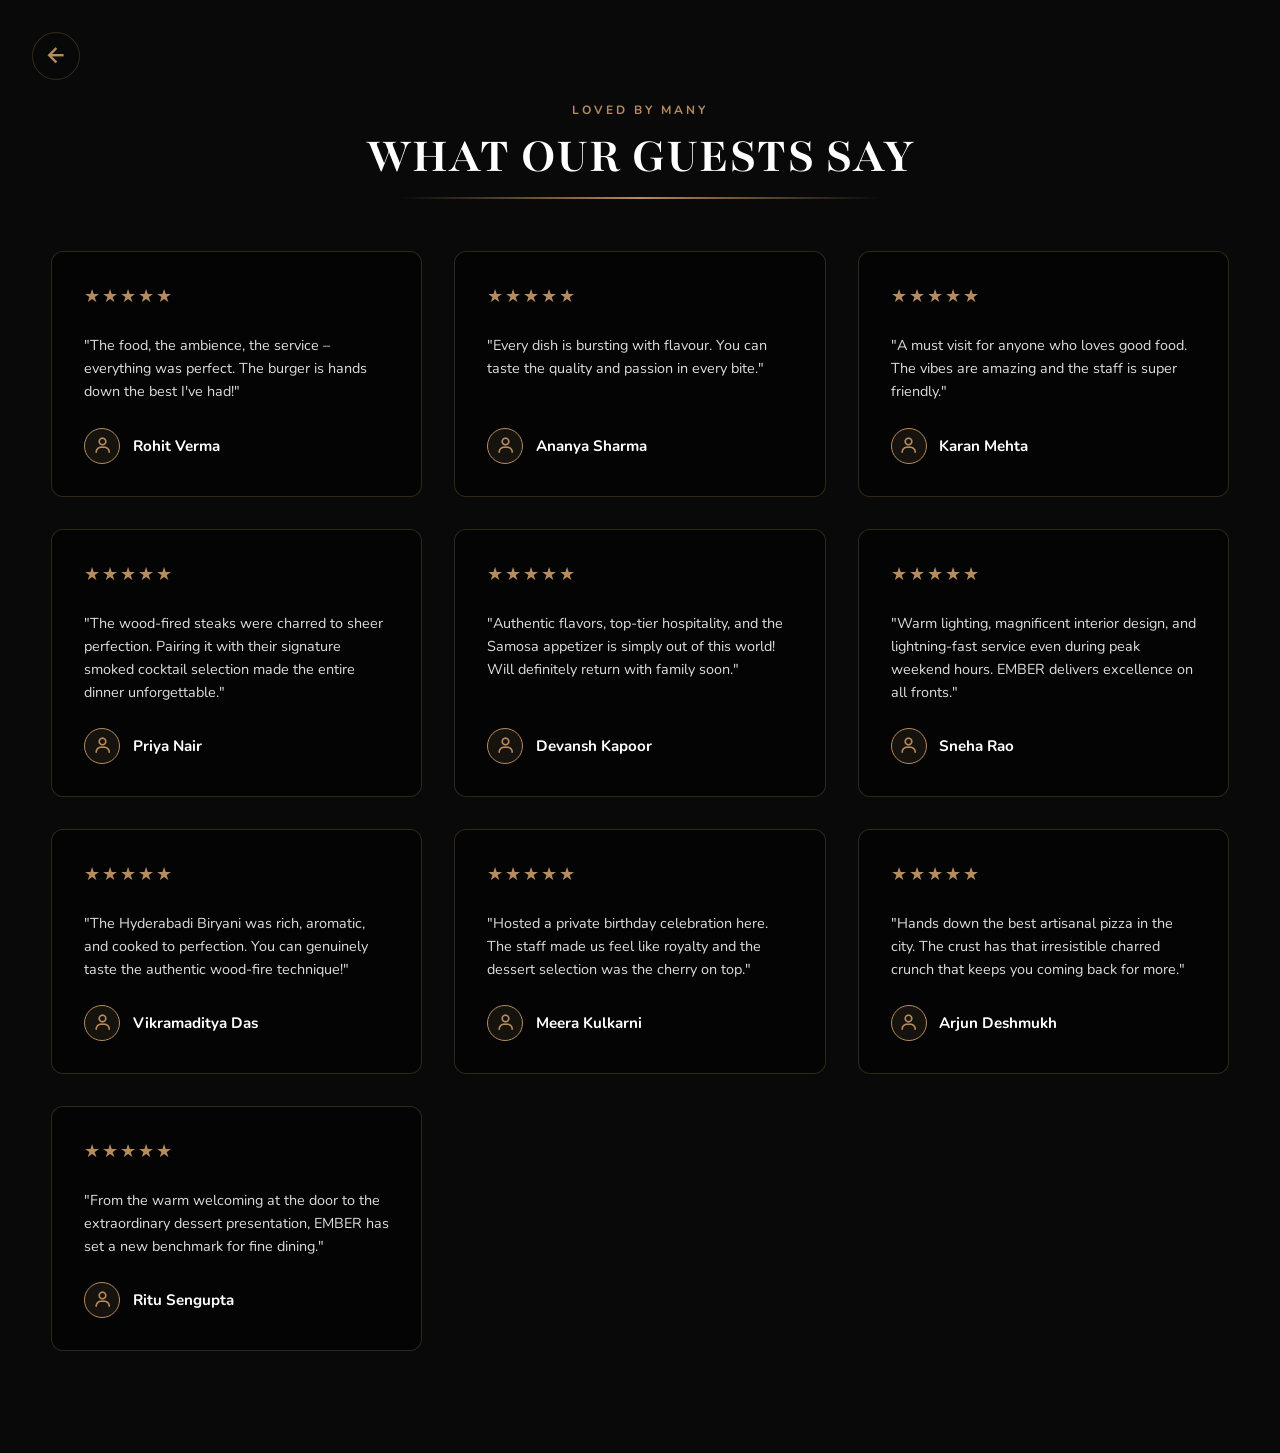
<file: Reviews/index4.html>
<!DOCTYPE html>
<html lang="en">

<head>
    <meta charset="UTF-8">
    <meta name="viewport" content="width=device-width, initial-scale=1.0">
    <title>Guest Reviews & Ratings | EMBER Kitchen & Bar</title>

    <!-- Primary SEO Meta Tags -->
    <meta name="description"
        content="Read guest reviews and customer ratings for EMBER Kitchen & Bar. Loved by thousands of diners across all locations.">
    <meta name="keywords"
        content="Ember Kitchen reviews, customer ratings, guest testimonials, restaurant reviews, Ember Kitchen feedback">
    <meta name="author" content="EMBER Kitchen & Bar">
    <meta name="robots" content="index, follow">
    <link rel="canonical" href="https://azizzmatrix.github.io/Restaurant/Reviews/index4.html">

    <!-- Favicon -->
    <link rel="icon" type="image/png" href="../logo/Code_Generated_Image.png">

    <!-- Open Graph / Social Media -->
    <meta property="og:type" content="website">
    <meta property="og:url" content="https://azizzmatrix.github.io/Restaurant/Reviews/index4.html">
    <meta property="og:title" content="Guest Reviews & Ratings | EMBER Kitchen & Bar">
    <meta property="og:description"
        content="Read authentic guest reviews and testimonials for EMBER Kitchen & Bar. Rated 4.8 stars by food lovers.">
    <meta property="og:image" content="https://azizzmatrix.github.io/Restaurant/logo/Code_Generated_Image.png">

    <!-- Twitter Card -->
    <meta name="twitter:card" content="summary_large_image">
    <meta name="twitter:title" content="Guest Reviews & Ratings | EMBER Kitchen & Bar">
    <meta name="twitter:description"
        content="Read authentic guest reviews and testimonials for EMBER Kitchen & Bar. Rated 4.8 stars by food lovers.">
    <meta name="twitter:image" content="https://azizzmatrix.github.io/Restaurant/logo/Code_Generated_Image.png">

    <!-- Schema.org Aggregate Rating Rich Snippet -->
    <script type="application/ld+json">
    {
      "@context": "https://schema.org",
      "@type": "Restaurant",
      "name": "EMBER Kitchen & Bar",
      "url": "https://azizzmatrix.github.io/Restaurant/",
      "aggregateRating": {
        "@type": "AggregateRating",
        "ratingValue": "4.8",
        "reviewCount": "50000",
        "bestRating": "5",
        "worstRating": "1"
      }
    }
    </script>

    <!-- Stylesheets -->
    <link rel="stylesheet" href="style4.css">
    <link href="https://unpkg.com/boxicons@2.1.4/css/boxicons.min.css" rel="stylesheet">
</head>

<body>

    <!-- Back Button to Home Page -->
    <button class="story-btn" onclick="window.location.href='../index.html'" aria-label="Go to Home Page">
        <i id="menu-btnicon" class="bx bx-left-arrow-alt"></i>
    </button>

    <!-- Reviews Grid Section -->
    <section class="reviews-section">
        <div class="section-title">
            <h4>LOVED BY MANY</h4>
            <h1>WHAT OUR GUESTS SAY</h1>
        </div>

        <div class="reviews-grid">

            <!-- Review 1 -->
            <div class="content-car">
                <p class="stars">★★★★★</p>
                <p class="review-text">
                    "The food, the ambience, the service – everything was perfect.
                    The burger is hands down the best I've had!"
                </p>
                <div class="user-info">
                    <i class="bx bx-user"></i>
                    <h5>Rohit Verma</h5>
                </div>
            </div>

            <!-- Review 2 -->
            <div class="content-car">
                <p class="stars">★★★★★</p>
                <p class="review-text">
                    "Every dish is bursting with flavour. You can taste the quality
                    and passion in every bite."
                </p>
                <div class="user-info">
                    <i class="bx bx-user"></i>
                    <h5>Ananya Sharma</h5>
                </div>
            </div>

            <!-- Review 3 -->
            <div class="content-car">
                <p class="stars">★★★★★</p>
                <p class="review-text">
                    "A must visit for anyone who loves good food. The vibes are
                    amazing and the staff is super friendly."
                </p>
                <div class="user-info">
                    <i class="bx bx-user"></i>
                    <h5>Karan Mehta</h5>
                </div>
            </div>

            <!-- Review 4 -->
            <div class="content-car">
                <p class="stars">★★★★★</p>
                <p class="review-text">
                    "The wood-fired steaks were charred to sheer perfection. Pairing it with their signature smoked
                    cocktail selection made the entire dinner unforgettable."
                </p>
                <div class="user-info">
                    <i class="bx bx-user"></i>
                    <h5>Priya Nair</h5>
                </div>
            </div>

            <!-- Review 5 -->
            <div class="content-car">
                <p class="stars">★★★★★</p>
                <p class="review-text">
                    "Authentic flavors, top-tier hospitality, and the Samosa appetizer is simply out of this world! Will
                    definitely return with family soon."
                </p>
                <div class="user-info">
                    <i class="bx bx-user"></i>
                    <h5>Devansh Kapoor</h5>
                </div>
            </div>

            <!-- Review 6 -->
            <div class="content-car">
                <p class="stars">★★★★★</p>
                <p class="review-text">
                    "Warm lighting, magnificent interior design, and lightning-fast service even during peak weekend
                    hours. EMBER delivers excellence on all fronts."
                </p>
                <div class="user-info">
                    <i class="bx bx-user"></i>
                    <h5>Sneha Rao</h5>
                </div>
            </div>

            <!-- Review 7 -->
            <div class="content-car">
                <p class="stars">★★★★★</p>
                <p class="review-text">
                    "The Hyderabadi Biryani was rich, aromatic, and cooked to perfection. You can genuinely taste the
                    authentic wood-fire technique!"
                </p>
                <div class="user-info">
                    <i class="bx bx-user"></i>
                    <h5>Vikramaditya Das</h5>
                </div>
            </div>

            <!-- Review 8 -->
            <div class="content-car">
                <p class="stars">★★★★★</p>
                <p class="review-text">
                    "Hosted a private birthday celebration here. The staff made us feel like royalty and the dessert
                    selection was the cherry on top."
                </p>
                <div class="user-info">
                    <i class="bx bx-user"></i>
                    <h5>Meera Kulkarni</h5>
                </div>
            </div>

            <!-- Review 9 -->
            <div class="content-car">
                <p class="stars">★★★★★</p>
                <p class="review-text">
                    "Hands down the best artisanal pizza in the city. The crust has that irresistible charred crunch
                    that keeps you coming back for more."
                </p>
                <div class="user-info">
                    <i class="bx bx-user"></i>
                    <h5>Arjun Deshmukh</h5>
                </div>
            </div>

            <!-- Review 10 -->
            <div class="content-car">
                <p class="stars">★★★★★</p>
                <p class="review-text">
                    "From the warm welcoming at the door to the extraordinary dessert presentation, EMBER has set a new
                    benchmark for fine dining."
                </p>
                <div class="user-info">
                    <i class="bx bx-user"></i>
                    <h5>Ritu Sengupta</h5>
                </div>
            </div>

        </div>
    </section>

</body>

</html>
</file>
<file: style.css>
@import url('https://fonts.googleapis.com/css2?family=Nunito:ital,wght@0,200..1000;1,200..1000&family=Playfair:ital,opsz,wght@0,5..1200,300..900;1,5..1200,300..900&display=swap');

:root {
    --primary-color: #b48c5e;
    --secondary-color: #fff;
    --terenary-color: #1a1a1a;
    --page-padding: clamp(1rem, 4vw, 4rem);
    --section-gap: clamp(2.5rem, 6vw, 6rem);
}

*,
*::before,
*::after {
    box-sizing: border-box;
}

html {
    width: 100%;
    min-width: 0;
    scroll-behavior: smooth;
    overflow-x: hidden;
}

body {
    width: 100%;
    min-width: 0;
    min-height: 100vh;
    padding: 0;
    margin: 0;
    font-family: 'Playfair', sans-serif;
    background-color: #000;
    color: var(--secondary-color);
    overflow-x: hidden;
}

img {
    display: block;
    max-width: 100%;
    opacity: 0;
    filter: blur(10px);
    transition: opacity 0.5s ease, filter 0.001s ease;
}

img.loaded {
    opacity: 1;
    filter: blur(0);
}

button,
input {
    font: inherit;
}

p {
    font-family: 'Nunito', sans-serif;
    margin: 10px 0;
}

/* NAVBAR*/

.navbar {
    position: absolute;
    top: 0;
    left: 0;
    width: 100%;
    z-index: 1000;
    display: flex;
    justify-content: space-between;
    align-items: center;
    gap: clamp(1rem, 3vw, 3rem);
    padding: clamp(0.75rem, 1.5vw, 1.25rem) clamp(1rem, 4vw, 3.125rem);
    background: linear-gradient(to bottom, rgba(0, 0, 0, 0.8), transparent);
}

.navbar .logo {
    flex: 0 0 auto;
    font-size: clamp(1.2rem, 1.8vw, 1.5rem);
    font-weight: bold;
    display: grid;
    justify-items: center;
    color: var(--primary-color);
    line-height: 1;
}

.navbar .logo h3 {
    margin: 0;
    font-size: clamp(1.5rem, 2.4vw, 2.2rem);
    line-height: 1;
}

.navbar .logo p {
    margin: 0;
    color: #fff;
    font-size: clamp(0.48rem, 0.7vw, 0.8rem);
    letter-spacing: clamp(1px, 0.15vw, 2px);
}

.navbar .nav-links {
    display: flex;
    align-items: center;
    justify-content: center;
    flex: 1 1 auto;
    min-width: 0;
    font-family: 'Nunito', sans-serif;
    gap: clamp(0.75rem, 2vw, 1.875rem);
    margin: 0;
    padding: 0;
}

.navbar .nav-links li {
    list-style: none;
    flex: 0 0 auto;
}

.navbar .nav-links a {
    position: relative;
    text-decoration: none;
    color: var(--secondary-color);
    font-size: clamp(0.65rem, 0.9vw, 1rem);
    letter-spacing: clamp(0.3px, 0.08vw, 1px);
    white-space: nowrap;
    transition: color 0.3s;
}

.navbar .nav-links a::after {
    content: "";
    position: absolute;
    bottom: -6px;
    left: 50%;
    transform: translateX(-50%);
    width: 5px;
    height: 5px;
    background-color: var(--primary-color);
    border-radius: 50%;
    opacity: 0;
    transition: opacity 0.3s;
}

.navbar .nav-links a:hover::after,
.navbar .nav-links a.active::after {
    opacity: 1;
}

.navbar .nav-buttons {
    flex: 0 0 auto;
    display: flex;
    align-items: center;
    gap: clamp(0.35rem, 1vw, 0.9375rem);
}

.navbar .nav-buttons hr {
    height: clamp(1rem, 1.5vw, 1.25rem);
    border: none;
    border-left: 1px solid rgba(255, 255, 255, 0.3);
    margin: 0;
}

.navbar .nav-buttons .btn {
    background: none;
    color: var(--secondary-color);
    font-size: clamp(1rem, 1.5vw, 1.2rem);
    border: none;
    cursor: pointer;
    padding: clamp(0.2rem, 0.5vw, 0.35rem);
}

/* HERO */

.hero {
    position: relative;
    width: 100%;
    min-height: 100vh;
    height: 100vh;
    color: var(--secondary-color);
    display: flex;
    align-items: center;
    overflow: hidden;
}

.hero-bg {
    position: absolute;
    top: 0;
    left: 0;
    width: 100%;
    height: 100%;
    object-fit: cover;
    z-index: 1;
}

.hero-content {
    position: relative;
    z-index: 2;
    width: min(650px, 48vw);
    max-width: 650px;
    padding: clamp(1rem, 2vw, 1.5rem);
    margin-left: clamp(1rem, 5vw, 5rem);
}

.hi {
    color: var(--primary-color);
    letter-spacing: clamp(1px, 0.15vw, 2px);
    font-size: clamp(0.58rem, 0.8vw, 0.9rem);
    font-weight: 700;
}

.hero-content .main {
    font-size: clamp(2.35rem, 4.25vw, 4.2rem);
    font-weight: bold;
    font-family: 'Playfair', sans-serif;
    line-height: 1.05;
    margin: clamp(0.75rem, 1.5vw, 1.25rem) 0;
}

.hero-content .main .hi {
    font-size: inherit;
    font-family: 'Playfair', serif;
}

.hero .hero-content > p:not(.hi):not(.main) {
    font-size: clamp(0.72rem, 1vw, 1rem);
    line-height: 1.55;
}

.hero .hero-content .hero-btn {
    font-size: clamp(0.72rem, 1vw, 1.1rem);
    border: none;
    border-radius: clamp(5px, 0.5vw, 8px);
    background-color: var(--primary-color);
    color: var(--secondary-color);
    cursor: pointer;
    padding: clamp(0.65rem, 1vw, 0.875rem) clamp(1rem, 2vw, 1.875rem);
    margin-top: clamp(1rem, 2vw, 1.875rem);
    display: flex;
    align-items: center;
    gap: clamp(0.4rem, 0.7vw, 0.625rem);
    font-family: 'Nunito', sans-serif;
    transition: background 0.3s;
}

.hero .hero-content .hero-btn:hover {
    box-shadow: 0 4px 20px rgba(180, 140, 94, 0.4);
}

.hero .hero-content .hero-btn i {
    transition: transform 0.3s;
}

.hero .hero-content .hero-btn:hover i {
    transform: translateX(5px);
}

/* HERO HIGHLIGHTS*/

.hero .highlights-bar {
    font-family: 'Nunito', sans-serif;
    position: absolute;
    right: clamp(1rem, 8vw, 8%);
    bottom: clamp(1rem, 4vh, 2.5rem);
    width: min(42%, 650px);
    border: 1px solid rgba(180, 140, 94, 0.4);
    border-radius: clamp(8px, 1vw, 12px);
    backdrop-filter: blur(12px);
    background: rgba(0, 0, 0, 0.4);
    z-index: 3;
}

.highlights-bar .heighlight-container {
    color: var(--secondary-color);
    padding: clamp(0.5rem, 1vw, 0.9375rem) clamp(0.6rem, 1.4vw, 1.25rem);
    display: flex;
    justify-content: space-between;
    align-items: center;
    gap: clamp(0.3rem, 1vw, 1rem);
}

.highlights-bar hr {
    height: clamp(1.5rem, 3vw, 2.2rem);
    border: none;
    border-left: 1px solid rgba(255, 255, 255, 0.15);
    margin: 0;
    flex: 0 0 auto;
}

.highlights-bar .highlights-content {
    display: flex;
    align-items: center;
    gap: clamp(0.3rem, 0.8vw, 0.75rem);
    min-width: 0;
}

.highlights-content .icon {
    flex: 0 0 auto;
    font-size: clamp(1rem, 2vw, 2rem);
    color: var(--primary-color);
}

.highlights-content .details {
    min-width: 0;
}

.highlights-content .details h5 {
    margin: 0;
    font-size: clamp(0.48rem, 0.65vw, 0.75rem);
    letter-spacing: 0.5px;
    white-space: nowrap;
}

.highlights-content .details p {
    margin: 0;
    font-size: clamp(0.42rem, 0.55vw, 0.65rem);
    color: #ccc;
    white-space: nowrap;
}

/*MENU SECTION*/

.menu {
    width: 100%;
    min-height: 50vh;
    padding: clamp(2rem, 4vw, 3.5rem) clamp(0.75rem, 2vw, 1.25rem);
    background-color: #090909;
    border-top: 3px solid var(--primary-color);
    border-bottom: 3px solid var(--primary-color);
    text-align: center;
    position: relative;
}

.menu h4 {
    color: var(--primary-color);
    font-family: 'Nunito', sans-serif;
    text-transform: uppercase;
    letter-spacing: clamp(1.5px, 0.25vw, 3px);
    font-size: clamp(0.62rem, 0.8vw, 0.9rem);
    margin: 0 0 0.6rem;
}

.menu h1 {
    position: relative;
    width: min(100%, 950px);
    margin: 0 auto;
    font-size: clamp(1.8rem, 3vw, 2.8rem);
    letter-spacing: clamp(0.4px, 0.1vw, 1px);
    line-height: 1.15;
}

.menu h1::after {
    content: "";
    position: absolute;
    bottom: -0.5rem;
    left: 50%;
    transform: translateX(-50%);
    width: min(36rem, 70vw);
    height: 2px;
    background: linear-gradient(to right, transparent, var(--primary-color), transparent);
}

.cards-container {
    width: min(100%, 1600px);
    margin: 0 auto;
    position: relative;
    overflow: hidden;
    padding: clamp(1rem, 2vw, 1.5rem) 0.5rem;
}

.card-content {
    display: flex;
    gap: clamp(0.5rem, 0.75vw, 0.7rem);
    overflow-x: auto;
    scroll-behavior: smooth;
    scroll-snap-type: x mandatory;
    padding: 0.5rem 0.25rem 1.25rem;
    scrollbar-width: none;
}

.card-content::-webkit-scrollbar {
    display: none;
}

.cards {
    flex: 0 0 clamp(10.5rem, 15vw, 14.8rem);
    min-width: 0;
    backdrop-filter: blur(12px);
    background: rgba(0, 0, 0, 0.4);
    padding: clamp(0.5rem, 1vw, 0.9375rem);
    border-radius: clamp(7px, 0.8vw, 12px);
    border: 1px solid rgba(180, 140, 94, 0.2);
    text-align: left;
    box-shadow: 0 8px 20px rgba(12, 6, 6, 0.4);
    scroll-snap-align: start;
    transition: transform 0.3s ease, border-color 0.3s ease;
}

.cards:hover {
    transform: translateY(-6px);
    border-color: var(--primary-color);
}

.cards img {
    width: 100%;
    aspect-ratio: 1.35 / 1;
    height: auto;
    object-fit: cover;
    border-radius: clamp(5px, 0.5vw, 8px);
    background-color: #262626;
    box-shadow: 0 4px 10px rgba(180, 140, 94, 0.3);
}

.cards h5 {
    margin: clamp(0.6rem, 1vw, 0.95rem) 0 0.3rem;
    font-size: clamp(0.62rem, 0.75vw, 0.9rem);
    font-family: 'Nunito', sans-serif;
    line-height: 1.25;
}

.cards p {
    margin: 0;
    color: var(--primary-color);
    font-weight: 400;
    font-size: clamp(0.62rem, 0.75vw, 0.85rem);
}

.menu-btn {
    margin: clamp(0.5rem, 1.5vw, 1.25rem) auto;
    background-color: transparent;
    color: var(--secondary-color);
    border: 1px solid var(--primary-color);
    border-radius: clamp(5px, 0.5vw, 8px);
    padding: clamp(0.6rem, 0.8vw, 0.75rem) clamp(1rem, 1.7vw, 1.5625rem);
    font-size: clamp(0.65rem, 0.8vw, 1rem);
    font-weight: 700;
    font-family: 'Nunito', sans-serif;
    cursor: pointer;
    display: flex;
    align-items: center;
    gap: clamp(0.6rem, 1.5vw, 1.25rem);
    transition: background 0.3s;
}

.menu-btn:hover {
    background-color: var(--primary-color);
    box-shadow: 0 4px 15px rgba(180, 140, 94, 0.5);
    color: var(--secondary-color);
}

.menu-btn i {
    font-size: clamp(0.9rem, 1.2vw, 1.2rem);
    color: var(--primary-color);
    transition: transform 0.3s;
}

.menu-btn:hover i {
    transform: translateX(5px);
    color: var(--secondary-color);
}

/*CHEF'S CHOICE */

.chef {
    border-bottom: 3px solid var(--primary-color);
    position: relative;
    width: 100%;
    min-height: 600px;
    height: 75vh;
    background: url(Food/Secondcover.webp) no-repeat center center/cover;
    color: var(--secondary-color);
    display: flex;
    align-items: center;
    overflow: hidden;
}

.chef-content {
    width: min(600px, 50vw);
    padding: clamp(1rem, 3vw, 2rem);
}

.chef-content .main {
    font-size: clamp(2rem, 3vw, 2.9rem);
    font-weight: 400;
    line-height: 1.1;
}

.chef-content .main span {
    color: #b48c5e;
}

.chef-content > p:not(.hi) {
    font-size: clamp(0.72rem, 1vw, 1.1rem);
    font-weight: 200;
    margin: clamp(0.8rem, 1.5vw, 1.25rem) 0;
    line-height: 1.55;
}

.chef .chef-highlight {
    font-family: 'Nunito', sans-serif;
    width: min(22rem, 100%);
    margin: 0.6rem 0;
    z-index: 3;
}

.chef .chef-highlight .highlight-container {
    color: var(--secondary-color);
    margin: clamp(0.5rem, 1vw, 0.95rem) 0;
    display: flex;
    justify-content: space-between;
    align-items: center;
    gap: clamp(0.4rem, 1vw, 1rem);
}

.highlight-content {
    padding: clamp(0.5rem, 1vw, 0.95rem) 0;
    display: flex;
    align-items: center;
    gap: clamp(0.3rem, 0.7vw, 0.65rem);
}

.highlight-content .icon {
    font-size: clamp(1.2rem, 2vw, 2rem);
    color: var(--primary-color);
    flex: 0 0 auto;
}

.highlight-content .details {
    min-width: 0;
}

.highlight-content .details h5 {
    margin: 0;
    font-size: clamp(0.55rem, 0.7vw, 0.75rem);
    letter-spacing: 0.5px;
    white-space: nowrap;
}

.highlight-content .details p {
    margin: 0;
    font-size: clamp(0.48rem, 0.6vw, 0.65rem);
    color: #ccc;
    white-space: nowrap;
}

.chef-btn {
    background-color: transparent;
    color: var(--primary-color);
    border: 1px solid var(--primary-color);
    border-radius: clamp(5px, 0.5vw, 8px);
    padding: clamp(0.7rem, 1vw, 0.95rem) clamp(1rem, 2vw, 1.875rem);
    font-size: clamp(0.65rem, 0.8vw, 1rem);
    font-weight: 700;
    font-family: 'Nunito', sans-serif;
    cursor: pointer;
    display: flex;
    align-items: center;
    gap: clamp(0.6rem, 1.5vw, 1.25rem);
    transition: background 0.3s;
}

.chef-btn:hover {
    background-color: var(--primary-color);
    box-shadow: 0 4px 15px rgba(180, 140, 94, 0.5);
    color: var(--secondary-color);
}

/*STORY*/

.story {
    border-bottom: 3px solid var(--primary-color);
    background-color: #0b0b0b;
    color: #ffffff;
    font-family: 'Nunito', sans-serif;
}

.story-container {
    width: min(100%, 1400px);
    margin: 0 auto;
    display: grid;
    grid-template-columns: minmax(280px, 1.5fr) minmax(280px, 1.2fr) auto minmax(150px, 0.5fr);
    align-items: center;
    gap: clamp(1rem, 2.5vw, 2.5rem);
    padding: 0;
}

.story-container .content:nth-child(1) img {
    width: 100%;
    aspect-ratio: 1.55 / 1;
    height: auto;
    object-fit: cover;
    border-radius: 4px;
}

.story-container .content:nth-child(2) {
    padding: clamp(1rem, 2vw, 1.25rem);
}

.story-container .content:nth-child(2) .hi {
    font-size: clamp(0.55rem, 0.75vw, 0.7rem);
    font-weight: 800;
    color: #c5a059;
    text-transform: uppercase;
}

.story-container .content:nth-child(2) h5 {
    font-family: 'Playfair Display', serif;
    font-size: clamp(1.8rem, 2.5vw, 2.25rem);
    font-weight: 700;
    line-height: 1.2;
    color: #ffffff;
    margin: clamp(0.8rem, 1.5vw, 1.25rem) 0;
}

.story-container .content:nth-child(2) h5 span {
    color: #c5a059;
}

.story-container .content:nth-child(2) p:not(.hi) {
    font-size: clamp(0.72rem, 0.9vw, 0.9rem);
    color: #9ca3af;
    line-height: 1.6;
    margin-bottom: clamp(1rem, 2vw, 1.875rem);
}

.story-container .content:nth-child(2) button {
    background: transparent;
    border: 1px solid #c5a059;
    color: #ffffff;
    padding: clamp(0.65rem, 1vw, 0.875rem) clamp(1rem, 2vw, 1.75rem);
    font-size: clamp(0.55rem, 0.7vw, 0.7rem);
    font-weight: 700;
    letter-spacing: clamp(1px, 0.15vw, 2px);
    text-transform: uppercase;
    cursor: pointer;
    transition: all 0.3s ease;
    border-radius: 4px;
}

.story-container .content:nth-child(2) button:hover {
    background-color: #c5a059;
}

.story-container hr {
    width: 1px;
    height: clamp(12rem, 22vw, 20rem);
    background-color: rgba(255, 255, 255, 0.1);
    border: none;
    margin: 0 auto;
}

.story-container .content:nth-child(4) {
    display: flex;
    flex-direction: column;
    gap: clamp(0.9rem, 1.8vw, 1.6rem);
}

.ranking {
    display: flex;
    align-items: center;
    gap: clamp(0.6rem, 1.2vw, 1.25rem);
}

.ranking .icon,
.ranking .icon span {
    width: clamp(2rem, 3vw, 2.75rem);
    height: clamp(2rem, 3vw, 2.75rem);
    display: flex;
    align-items: center;
    justify-content: center;
    color: #c5a059;
    font-size: clamp(1.2rem, 1.8vw, 2rem);
    flex: 0 0 auto;
}

.ranking .details h4 {
    font-family: 'Playfair', serif;
    font-size: clamp(0.95rem, 1.3vw, 1.25rem);
    font-weight: 700;
    color: #ffffff;
    margin: 0;
}

.ranking .details p {
    font-size: clamp(0.58rem, 0.75vw, 0.75rem);
    color: #9ca3af;
}

/*TESTIMONY*/

.testomony {
    width: 100%;
    padding: clamp(2.5rem, 5vw, 3.75rem) clamp(0.75rem, 2vw, 1.25rem);
    background-color: #0b0b0b;
    border-bottom: 3px solid var(--primary-color);
    text-align: center;
    position: relative;
    color: var(--secondary-color);
}

.testomony h4 {
    color: var(--primary-color);
    font-family: 'Nunito', sans-serif;
    text-transform: uppercase;
    letter-spacing: clamp(1.5px, 0.25vw, 3px);
    font-size: clamp(0.6rem, 0.8vw, 0.9rem);
    margin: 0 0 0.6rem;
}

.testomony h1 {
    width: min(100%, 900px);
    margin: 0 auto clamp(2rem, 4vw, 2.5rem);
    font-size: clamp(1.8rem, 3vw, 2.8rem);
    font-family: 'Playfair', serif;
    letter-spacing: clamp(0.5px, 0.1vw, 1px);
    line-height: 1.15;
    position: relative;
}

.testomony h1::after {
    content: "";
    position: absolute;
    bottom: -10px;
    left: 50%;
    transform: translateX(-50%);
    width: min(25rem, 65vw);
    height: 2px;
    background: linear-gradient(to right, transparent, var(--primary-color), transparent);
}

.testomony-container {
    width: min(100%, 1300px);
    margin: 0 auto;
    display: flex;
    align-items: center;
    justify-content: center;
    gap: clamp(0.5rem, 1.2vw, 1.25rem);
    position: relative;
}

.testomony-content {
    min-width: 0;
    display: flex;
    gap: clamp(0.7rem, 1.8vw, 1.5625rem);
    overflow-x: auto;
    scroll-behavior: smooth;
    scrollbar-width: none;
    padding: 0.6rem 0.1rem;
}

.testomony-content::-webkit-scrollbar {
    display: none;
}

.content-car {
    flex: 0 0 clamp(16rem, 27vw, 21.875rem);
    min-height: clamp(12rem, 18vw, 15rem);
    backdrop-filter: blur(12px);
    background: rgba(0, 0, 0, 0.4);
    border: 1px solid rgba(180, 140, 94, 0.2);
    border-radius: clamp(8px, 1vw, 12px);
    padding: clamp(1rem, 2vw, 1.875rem) clamp(0.9rem, 1.7vw, 1.5625rem);
    text-align: left;
    display: flex;
    flex-direction: column;
    justify-content: space-between;
    box-shadow: 0 8px 20px rgba(0, 0, 0, 0.5);
    transition: border-color 0.3s ease;
}

.content-car:hover {
    border-color: var(--primary-color);
}

.content-car .stars {
    color: #e5c158;
    font-size: clamp(0.8rem, 1vw, 1.1rem);
    letter-spacing: 2px;
    margin: 0 0 0.8rem;
}

.content-car .review-text {
    font-family: 'Nunito', sans-serif;
    font-size: clamp(0.72rem, 0.85vw, 0.95rem);
    color: #d1d5db;
    line-height: 1.6;
    margin-bottom: 1.2rem;
}

.user-info {
    display: flex;
    align-items: center;
    gap: clamp(0.4rem, 0.8vw, 0.75rem);
}

.user-info i {
    color: var(--primary-color);
    font-size: clamp(0.75rem, 0.9vw, 0.95rem);
    padding: 5px;
    border-radius: 50%;
    object-fit: cover;
    border: 2px solid var(--primary-color);
}

.user-info h5 {
    font-family: 'Nunito', sans-serif;
    font-size: clamp(0.7rem, 0.8vw, 0.9rem);
    font-weight: 700;
    margin: 0;
    color: var(--secondary-color);
}

.nav-arrow {
    background: transparent;
    border: 1px solid rgba(180, 140, 94, 0.4);
    color: var(--primary-color);
    width: clamp(2rem, 3vw, 2.8125rem);
    height: clamp(2rem, 3vw, 2.8125rem);
    border-radius: 50%;
    font-size: clamp(1rem, 1.5vw, 1.5rem);
    display: flex;
    align-items: center;
    justify-content: center;
    cursor: pointer;
    transition: all 0.3s ease;
    flex-shrink: 0;
}

.nav-arrow:hover {
    background-color: var(--primary-color);
    color: var(--secondary-color);
    border-color: var(--primary-color);
}

.view-all-btn {
    margin: clamp(1.5rem, 3vw, 2.5rem) auto 0.6rem;
    background: transparent;
    color: var(--secondary-color);
    border: 1px solid var(--primary-color);
    border-radius: 8px;
    padding: clamp(0.65rem, 1vw, 0.875rem) clamp(1rem, 2vw, 1.875rem);
    font-size: clamp(0.62rem, 0.75vw, 0.85rem);
    font-weight: 700;
    letter-spacing: 2px;
    font-family: 'Nunito', sans-serif;
    cursor: pointer;
    transition: all 0.3s ease;
}

.view-all-btn:hover {
    background-color: var(--primary-color);
    box-shadow: 0 4px 15px rgba(180, 140, 94, 0.5);
}

/*FOOTER*/

footer {
    width: 100%;
    background-color: #070707;
    color: var(--secondary-color);
    font-family: 'Nunito', sans-serif;
    padding: clamp(2.5rem, 5vw, 3.75rem) clamp(1rem, 3vw, 2.5rem) 1.25rem;
    border-top: 3px solid var(--primary-color);
    position: relative;
}

.back-to-top {
    position: absolute;
    right: clamp(0.75rem, 2vw, 1.25rem);
    top: clamp(1.5rem, 6vw, 7.8rem);
    width: clamp(2rem, 3vw, 2.8125rem);
    height: clamp(2rem, 3vw, 2.8125rem);
    border: 1px solid rgba(180, 140, 94, 0.4);
    border-radius: 50%;
    display: flex;
    align-items: center;
    justify-content: center;
    color: var(--primary-color);
    font-size: clamp(1rem, 1.5vw, 1.5rem);
    text-decoration: none;
    transition: all 0.3s ease;
    background: rgba(0, 0, 0, 0.4);
}

.back-to-top:hover {
    background-color: var(--primary-color);
    color: var(--secondary-color);
}

.footer-cont {
    width: min(100%, 1300px);
    margin: 0 auto;
}

.footer-grid {
    display: grid;
    grid-template-columns: 1.2fr 0.9fr 1.4fr 1.3fr;
    gap: clamp(1.5rem, 3vw, 2.5rem);
    align-items: start;
    position: relative;
    padding-bottom: clamp(2rem, 4vw, 2.5rem);
}

.footer-col {
    min-width: 0;
}

.footer-col h4 {
    font-family: 'Playfair', serif;
    font-size: clamp(0.68rem, 0.8vw, 0.85rem);
    letter-spacing: clamp(1px, 0.15vw, 2px);
    color: var(--secondary-color);
    margin: 0 0 clamp(0.9rem, 1.5vw, 1.25rem);
}

.footer-logo h3 {
    margin: 0;
    font-size: clamp(1.4rem, 2vw, 1.8rem);
    font-family: 'Playfair', serif;
    color: var(--primary-color);
    letter-spacing: 2px;
    line-height: 1;
}

.footer-logo p {
    margin: 2px 0 15px;
    color: var(--secondary-color);
    font-size: clamp(0.5rem, 0.65vw, 0.65rem);
    letter-spacing: clamp(1.5px, 0.2vw, 2.5px);
}

.brand-desc {
    font-size: clamp(0.7rem, 0.8vw, 0.85rem);
    color: #9ca3af;
    line-height: 1.5;
    margin-bottom: 1.25rem;
}

.social-icons {
    display: flex;
    gap: clamp(0.6rem, 1vw, 0.95rem);
}

.social-icons a {
    color: var(--secondary-color);
    font-size: clamp(0.95rem, 1.2vw, 1.2rem);
    transition: color 0.3s ease;
}

.social-icons a:hover {
    color: var(--primary-color);
}

.footer-col ul {
    list-style: none;
    padding: 0;
    margin: 0;
    display: flex;
    flex-direction: column;
    gap: clamp(0.45rem, 0.7vw, 0.65rem);
}

.footer-col ul li a {
    text-decoration: none;
    color: #9ca3af;
    font-size: clamp(0.68rem, 0.8vw, 0.85rem);
    transition: color 0.3s ease;
}

.footer-col ul li a:hover {
    color: var(--primary-color);
}

.location-item {
    display: flex;
    gap: clamp(0.5rem, 0.8vw, 0.75rem);
    margin-bottom: clamp(0.7rem, 1vw, 0.95rem);
}

.location-item i {
    color: var(--primary-color);
    font-size: clamp(1rem, 1.2vw, 1.2rem);
    margin-top: 2px;
    flex: 0 0 auto;
}

.location-item h5 {
    margin: 0;
    font-size: clamp(0.68rem, 0.8vw, 0.85rem);
    font-weight: 700;
    color: var(--secondary-color);
}

.location-item p {
    margin: 2px 0 0;
    font-size: clamp(0.6rem, 0.7vw, 0.75rem);
    color: #9ca3af;
}

.newsletter-col p {
    font-size: clamp(0.68rem, 0.8vw, 0.85rem);
    color: #9ca3af;
    line-height: 1.5;
    margin-bottom: 0.9rem;
}

.newsletter-form {
    width: min(100%, 280px);
    display: flex;
    align-items: center;
    border: 1px solid rgba(180, 140, 94, 0.4);
    border-radius: 6px;
    background: rgba(0, 0, 0, 0.4);
    overflow: hidden;
}

.newsletter-form input {
    width: 100%;
    min-width: 0;
    background: transparent;
    border: none;
    padding: clamp(0.6rem, 0.8vw, 0.75rem) clamp(0.7rem, 1vw, 0.95rem);
    color: var(--secondary-color);
    font-size: clamp(0.65rem, 0.75vw, 0.8rem);
    outline: none;
    font-family: 'Nunito', sans-serif;
}

.newsletter-form input::placeholder {
    color: #6b7280;
}

.newsletter-form button {
    flex: 0 0 auto;
    background-color: var(--primary-color);
    border: none;
    color: var(--secondary-color);
    padding: clamp(0.6rem, 0.8vw, 0.75rem) clamp(0.7rem, 1vw, 1rem);
    cursor: pointer;
    font-size: clamp(0.9rem, 1.2vw, 1.1rem);
    display: flex;
    align-items: center;
    justify-content: center;
    transition: opacity 0.3s ease;
}

.newsletter-form button:hover {
    opacity: 0.85;
}

.footer-divider {
    border: none;
    border-top: 1px solid rgba(255, 255, 255, 0.08);
    margin: 0 0 1.25rem;
}

.footer-bottom {
    display: flex;
    justify-content: space-between;
    align-items: center;
    gap: 1rem;
    font-size: clamp(0.58rem, 0.7vw, 0.75rem);
    color: #6b7280;
}

.footer-bottom p {
    margin: 0;
}

.legal-links {
    display: flex;
    gap: clamp(1rem, 2vw, 1.5625rem);
    flex-wrap: wrap;
}

.legal-links a {
    text-decoration: none;
    color: #6b7280;
    transition: color 0.3s ease;
}

.legal-links a:hover {
    color: var(--secondary-color);
}


@media (max-width: 1100px) {
    .navbar {
        gap: 1rem;
    }

    .navbar .nav-links {
        gap: clamp(0.55rem, 1.3vw, 1rem);
    }

    .hero-content {
        width: min(520px, 52vw);
        margin-left: clamp(1rem, 4vw, 3rem);
    }

    .hero .highlights-bar {
        width: min(55%, 600px);
        right: 3%;
    }

    .story-container {
        grid-template-columns: minmax(250px, 1.15fr) minmax(250px, 1fr) auto minmax(120px, 0.5fr);
        gap: clamp(0.8rem, 2vw, 1.8rem);
        padding: 0 1rem;
    }
}

@media (max-width: 900px) {
    .navbar {
        padding-inline: clamp(0.8rem, 3vw, 1.8rem);
    }

    .navbar .nav-links a {
        font-size: 0.75rem;
    }

    .hero {
        min-height: 650px;
        background-position: 62% center;
    }

    .hero-content {
        width: min(500px, 58vw);
    }

    .hero .highlights-bar {
        width: 68%;
    }

    .menu {
        padding-top: 2.5rem;
    }

    .cards {
        flex-basis: clamp(11rem, 24vw, 14rem);
    }

    .chef {
        min-height: 620px;
        background-position: 62% center;
    }

    .chef-content {
        width: min(500px, 58vw);
    }

    .story-container {
        grid-template-columns: 1fr 1fr;
        padding: 2rem 1rem;
    }

    .story-container hr {
        display: none;
    }

    .story-container .content:nth-child(4) {
        grid-column: 1 / -1;
        display: grid;
        grid-template-columns: repeat(4, minmax(0, 1fr));
        gap: 1rem;
    }

    .testomony-container {
        width: 100%;
    }

    .content-car {
        flex-basis: clamp(17rem, 40vw, 21rem);
    }

    .footer-grid {
        grid-template-columns: repeat(2, minmax(0, 1fr));
    }
}

@media (max-width: 700px) {
    .navbar {
        flex-wrap: wrap;
        align-items: center;
        row-gap: 0.55rem;
        padding: 0.7rem 1rem;
    }

    .navbar .logo {
        order: 1;
    }

    .navbar .nav-buttons {
        order: 2;
        margin-left: auto;
    }

    .navbar .nav-links {
        display: none;
    }

    .navbar .nav-links::-webkit-scrollbar {
        display: none;
    }

    .navbar .nav-links a {
        font-size: 0.66rem;
    }

    .hero {
        min-height: 680px;
        height: 100svh;
        align-items: flex-start;
        background-position: 50% center;
    }

    .hero-content {
        width: 100%;
        max-width: 100%;
        margin-left: 0;
        padding: clamp(8rem, 23vw, 10rem) clamp(1.2rem, 5vw, 2rem) 8rem;
    }

    .hero-content .main {
        max-width: 28rem;
        font-size: clamp(2.2rem, 9vw, 3.4rem);
    }

    .hero-content > p:not(.hi):not(.main) {
        max-width: 22rem;
        font-size: clamp(0.7rem, 2vw, 0.85rem);
    }

    .hero .highlights-bar {
        width: calc(100% - 1.5rem);
        right: 0.75rem;
        bottom: 0.75rem;
    }

    .highlights-bar .heighlight-container {
        padding: 0.5rem;
        gap: 0.25rem;
    }

    .highlights-content {
        flex: 1 1 0;
        justify-content: center;
    }

    .highlights-content .details p {
        display: none;
    }

    .highlights-content .details h5 {
        font-size: clamp(0.42rem, 1.5vw, 0.58rem);
    }

    .highlights-content .icon {
        font-size: clamp(1rem, 4vw, 1.45rem);
    }

    .highlights-bar hr {
        height: 1.7rem;
    }

    .menu {
        padding: 2.4rem 0.6rem 2rem;
    }

    .menu h1 {
        font-size: clamp(1.7rem, 8vw, 2.4rem);
    }

    .menu h1::after {
        width: 70vw;
    }

    .cards-container {
        padding-inline: 0;
    }

    .card-content {
        padding-left: 0.2rem;
        padding-right: 0.2rem;
        gap: 0.65rem;
    }

    .cards {
        flex-basis: clamp(10.5rem, 52vw, 13rem);
    }

    .cards img {
        aspect-ratio: 1.32 / 1;
    }

    .chef {
        min-height: 660px;
        height: auto;
        padding: 6rem 0 8rem;
        align-items: flex-start;
        background-position: 40% center;
    }

    .chef-content {
        width: 100%;
        padding: 0 clamp(1.1rem, 5vw, 2rem);
    }

    .chef-content .main {
        font-size: clamp(1.9rem, 8vw, 2.7rem);
    }

    .chef-content > p:not(.hi) {
        font-size: clamp(0.7rem, 2vw, 0.9rem);
    }

    .chef .chef-highlight {
        width: min(100%, 21rem);
    }

    .chef .chef-highlight .highlight-container {
        gap: 0.3rem;
    }

    .highlight-content {
        gap: 0.35rem;
    }

    .highlight-content .icon {
        font-size: clamp(1rem, 4vw, 1.4rem);
    }

    .highlight-content .details h5 {
        font-size: clamp(0.5rem, 1.7vw, 0.65rem);
    }

    .highlight-content .details p {
        font-size: clamp(0.42rem, 1.5vw, 0.55rem);
    }

    .story-container {
        display: flex;
        flex-direction: column;
        width: 100%;
        padding: 0 0 2.5rem;
        gap: 0;
    }

    .story-container .content:nth-child(1) {
        width: 100%;
    }

    .story-container .content:nth-child(1) img {
        width: 100%;
        aspect-ratio: 1.65 / 1;
        border-radius: 0;
    }

    .story-container .content:nth-child(2) {
        padding: 2rem clamp(1.1rem, 5vw, 2rem);
    }

    .story-container .content:nth-child(2) h5 {
        font-size: clamp(1.8rem, 8vw, 2.45rem);
    }

    .story-container .content:nth-child(2) p:not(.hi) {
        font-size: clamp(0.7rem, 2vw, 0.85rem);
    }

    .story-container .content:nth-child(2) button {
        font-size: 0.58rem;
    }

    .story-container .content:nth-child(4) {
        width: 100%;
        padding: 0 clamp(1.1rem, 5vw, 2rem);
        display: grid;
        grid-template-columns: repeat(2, minmax(0, 1fr));
        gap: 1.2rem;
    }

    .ranking {
        gap: 0.55rem;
    }

    .ranking .icon,
    .ranking .icon span {
        width: 2rem;
        height: 2rem;
        font-size: 1.2rem;
    }

    .ranking .details h4 {
        font-size: 0.9rem;
    }

    .ranking .details p {
        font-size: 0.6rem;
    }

    .testomony {
        padding: 2.8rem 0.6rem;
    }

    .testomony h1 {
        font-size: clamp(1.75rem, 8vw, 2.4rem);
    }

    .testomony-container {
        gap: 0.4rem;
    }

    .testomony-content {
        gap: 0.7rem;
        padding-inline: 0.15rem;
    }

    .content-car {
        flex-basis: calc(95vw - 5rem);
        min-height: 12.5rem;
        padding: 1.2rem;
    }

    .nav-arrow {
        width: 2rem;
        height: 2rem;
        font-size: 1rem;
    }

    .footer-grid {
        grid-template-columns: 1fr 1fr;
        gap: 2.2rem 1.5rem;
    }

    .back-to-top {
        top: 1.2rem;
        right: 1rem;
    }
}

@media (max-width: 480px) {
    .navbar {
        padding-inline: 0.8rem;
    }

    .navbar .logo h3 {
        font-size: 1.35rem;
    }

    .navbar .logo p {
        font-size: 0.45rem;
    }

    .navbar .nav-links {
        gap: 0.85rem;
    }

    .navbar .nav-links a {
        display: none;
    }

    .hero {
        min-height: 650px;
        background-position: 50% center;
    }

    .hero-content {
        padding-top: 8.5rem;
        padding-inline: 1rem;
        padding-bottom: 7rem;
    }

    .hero-content .main {
        font-size: clamp(2rem, 10vw, 2.8rem);
        line-height: 1.06;
    }

    .hero-content > p:not(.hi):not(.main) {
        font-size: 0.7rem;
    }

    .hero .hero-content .hero-btn {
        font-size: 0.72rem;
        padding: 0.65rem 1rem;
    }

    .hero .highlights-bar {
        width: calc(100% - 1rem);
        right: 0.5rem;
        bottom: 0.5rem;
    }

    .highlights-bar .heighlight-container {
        padding: 0.45rem 0.25rem;
    }

    .highlights-content .icon {
        font-size: 1rem;
    }

    .highlights-content .details h5 {
        font-size: 0.42rem;
    }

    .menu h4,
    .testomony h4 {
        font-size: 0.58rem;
    }

    .menu h1,
    .testomony h1 {
        font-size: 1.7rem;
    }

    .cards {
        flex-basis: 10.5rem;
    }

    .cards h5 {
        font-size: 0.62rem;
    }

    .cards p {
        font-size: 0.62rem;
    }

    .chef {
        min-height: 610px;
        padding-top: 5rem;
        padding-bottom: 7rem;
        background-position: 30% center;
    }

    .chef-content {
        padding-inline: 1rem;
    }

    .chef-content .main {
        font-size: 1.9rem;
    }

    .chef-content > p:not(.hi) {
        font-size: 0.7rem;
    }

    .chef .chef-highlight {
        max-width: 18rem;
    }

    .chef .chef-highlight .highlight-container {
        justify-content: space-between;
    }

    .highlight-content .details p {
        display: none;
    }

    .story-container .content:nth-child(1) img {
        aspect-ratio: 1.45 / 1;
    }

    .story-container .content:nth-child(2) {
        padding-inline: 1rem;
    }

    .story-container .content:nth-child(2) h5 {
        font-size: 1.85rem;
    }

    .story-container .content:nth-child(4) {
        padding-inline: 1rem;
        gap: 1rem;
    }

    .ranking .icon,
    .ranking .icon span {
        width: 1.8rem;
        height: 1.8rem;
        font-size: 1rem;
    }

    .ranking .details h4 {
        font-size: 0.78rem;
    }

    .ranking .details p {
        font-size: 0.52rem;
    }

    .testomony {
        padding-inline: 0.5rem;
    }

    .content-car {
        flex-basis: calc(94vw - 4.5rem);
        min-height: 12rem;
        padding: 1rem;
    }

    .content-car .review-text {
        font-size: 0.72rem;
    }

    .footer-grid {
        grid-template-columns: 1fr;
        gap: 1.8rem;
    }

    footer {
        padding-inline: 1rem;
    }

    .footer-bottom {
        align-items: flex-start;
        flex-direction: column;
    }

    .newsletter-form {
        width: 100%;
    }
}


@media (max-width: 375px) {
    .navbar .nav-links {
        display: none !important;
    }

    .navbar .nav-links a {
        display: none !important;
    }

    .hero {
        min-height: 620px;
    }

    .hero-content {
        padding-top: 8rem;
    }

    .hero-content .main {
        font-size: 1.95rem;
    }

    .cards {
        flex-basis: 10rem;
    }

    .chef-content .main {
        font-size: 1.75rem;
    }

    .content-car {
        flex-basis: calc(94vw - 4rem);
    }
}


@media (max-height: 600px) and (orientation: landscape) {
    .hero {
        min-height: 520px;
        height: 100svh;
    }

    .hero-content {
        padding-top: 7rem;
        padding-bottom: 5rem;
    }

    .hero-content .main {
        font-size: clamp(1.8rem, 6vw, 2.8rem);
    }

    .hero .highlights-bar {
        bottom: 0.5rem;
    }

    .chef {
        min-height: 540px;
        height: auto;
    }
}

@media (prefers-reduced-motion: reduce) {
    *,
    *::before,
    *::after {
        scroll-behavior: auto !important;
        transition-duration: 0.01ms !important;
        animation-duration: 0.01ms !important;
        animation-iteration-count: 1 !important;
    }
}
</file>
<file: Menu-page/style.css>
@import url('https://fonts.googleapis.com/css2?family=Nunito:ital,wght@0,200..1000;1,200..1000&family=Playfair:ital,opsz,wght@0,5..1200,300..900;1,5..1200,300..900&display=swap');

:root {
  --primary-color: #b48c5e;
  --primary-gradient: linear-gradient(135deg, #b48c5e 0%, #8a6336 100%);
  --secondary-color: #ffffff;
  --tertiary-color: #1a1a1a;
  --bg-dark: #090909;
  --page-padding: clamp(1rem, 4vw, 4rem);
  --section-gap: clamp(2.5rem, 6vw, 6rem);
}

*,
*::before,
*::after {
  box-sizing: border-box;
}

html {
  width: 100%;
  min-width: 0;
  scroll-behavior: smooth;
  overflow-x: hidden;
}

body {
  width: 100%;
  min-width: 0;
  min-height: 100vh;
  padding: 0;
  margin: 0;
  font-family: 'Playfair', serif;
  background-color: #000;
  color: var(--secondary-color);
  overflow-x: hidden;
}

img {
  display: block;
  max-width: 100%;
  height: auto;
}

button,
input {
  font: inherit;
}

p {
  font-family: 'Nunito', sans-serif;
  margin: 10px 0;
}

/* Header & Navigation controls */
.menu-btn {
  position: absolute;
  top: 1.5rem;
  left: 1.5rem;
  background-color: transparent;
  border: 1px solid rgba(180, 140, 94, 0.4);
  border-radius: 50%;
  color: var(--primary-color);
  width: clamp(2.2rem, 3.5vw, 2.8125rem);
  height: clamp(2.2rem, 3.5vw, 2.8125rem);
  font-size: clamp(1.2rem, 2.5vw, 1.8rem);
  display: flex;
  align-items: center;
  justify-content: center;
  transition: all 0.3s ease;
  cursor: pointer;
  z-index: 10;
}

.menu-btn:hover {
  background-color: var(--primary-color);
  color: var(--secondary-color);
  box-shadow: 0 4px 15px rgba(180, 140, 94, 0.5);
}

.full-menu {
  width: 100%;
  min-height: 100vh;
  padding: clamp(2.5rem, 5vw, 4rem) clamp(1rem, 4vw, 3rem);
  background-color: var(--bg-dark);
  text-align: center;
  position: relative;
}

.full-menu h1 {
  position: relative;
  width: min(100%, 950px);
  margin: 0 auto clamp(2rem, 4vw, 3.5rem);
  font-size: clamp(2rem, 4vw, 3.2rem);
  letter-spacing: clamp(0.5px, 0.15vw, 1.5px);
  line-height: 1.15;
  color: var(--secondary-color);
}

.full-menu h1::after {
  content: "";
  position: absolute;
  bottom: -0.75rem;
  left: 50%;
  transform: translateX(-50%);
  width: min(36rem, 70vw);
  height: 2px;
  background: linear-gradient(to right, transparent, var(--primary-color), transparent);
}

/* Category Filter Navigation */
.category ul {
  display: flex;
  justify-content: center;
  flex-wrap: wrap;
  gap: 0.75rem;
  list-style: none;
  padding: 0;
  margin: 0 0 clamp(1.5rem, 3vw, 2.5rem);
}

.category ul li a {
  color: var(--primary-color);
  font-weight: 700;
  font-family: 'Nunito', sans-serif;
  font-size: clamp(0.75rem, 0.9vw, 1rem);
  display: inline-flex;
  align-items: center;
  justify-content: center;
  padding: 6px 18px;
  border: 1px solid var(--primary-color);
  border-radius: 50px;
  text-decoration: none;
  transition: all 0.3s ease;
}

.category ul li a:hover,
.category ul li a.active {
  background-color: var(--primary-color);
  color: var(--secondary-color);
  box-shadow: 0 4px 15px rgba(180, 140, 94, 0.5);
}

/* Grid Layout */
.menu-grid {
  width: min(100%, 1400px);
  margin: 0 auto;
  display: grid;
  grid-template-columns: repeat(auto-fill, minmax(clamp(13rem, 20vw, 17rem), 1fr));
  gap: clamp(1rem, 2vw, 1.75rem);
  justify-content: center;
}

/* Menu Cards */
.cards {
  position: relative;
  display: flex;
  flex-direction: column;
  backdrop-filter: blur(12px);
  background: rgba(0, 0, 0, 0.4);
  padding: clamp(0.75rem, 1.2vw, 1rem);
  border-radius: clamp(7px, 0.8vw, 12px);
  border: 1px solid rgba(180, 140, 94, 0.2);
  text-align: left;
  box-shadow: 0 8px 20px rgba(12, 6, 6, 0.4);
  transition: transform 0.3s ease, border-color 0.3s ease, box-shadow 0.3s ease;
}

.cards:hover {
  transform: translateY(-6px);
  border-color: var(--primary-color);
  box-shadow: 0 10px 25px rgba(180, 140, 94, 0.25);
}

/* Image Wrappers & Badges */
.card-img-wrapper {
  position: relative;
  width: 100%;
  overflow: hidden;
  border-radius: clamp(5px, 0.5vw, 8px);
}

.cards img {
  width: 100%;
  aspect-ratio: 1.35 / 1;
  height: auto;
  object-fit: cover;
  border-radius: clamp(5px, 0.5vw, 8px);
  background-color: #262626;
  box-shadow: 0 4px 10px rgba(180, 140, 94, 0.3);
  display: block;
}

.badge {
  position: absolute;
  top: 1rem;
  right: 1rem;
  font-family: 'Playfair', serif;
  background: var(--primary-gradient);
  color: var(--secondary-color);
  font-size: clamp(0.65rem, 0.75vw, 0.8rem);
  font-weight: 700;
  text-transform: uppercase;
  letter-spacing: 1px;
  padding: 4px 10px;
  border-radius: 20px;
  box-shadow: 0 2px 8px rgba(0, 0, 0, 0.6);
  border: 1px solid rgba(255, 255, 255, 0.3);
  z-index: 2;
  margin: 0;
  line-height: 1;
}

/* Item Titles & Prices */
.cards h5 {
  margin: clamp(0.75rem, 1.2vw, 1rem) 0 0.25rem;
  font-size: clamp(0.75rem, 0.9vw, 1rem);
  font-family: 'Nunito', sans-serif;
  line-height: 1.3;
  font-weight: 700;
  color: var(--secondary-color);
}

.cards p:not(.badge) {
  margin: 0 0 clamp(0.75rem, 1vw, 1.25rem) 0;
  color: var(--primary-color);
  font-weight: 700;
  font-size: clamp(0.85rem, 1vw, 1.1rem);
  font-family: 'Nunito', sans-serif;
}

/* Buttons */
.add-to-cart-btn {
  margin-top: auto;
  width: 100%;
  background-color: transparent;
  color: var(--primary-color);
  border: 1px solid var(--primary-color);
  border-radius: clamp(5px, 0.5vw, 8px);
  padding: clamp(0.5rem, 0.8vw, 0.7rem) clamp(0.75rem, 1vw, 1.25rem);
  font-size: clamp(0.72rem, 0.85vw, 0.95rem);
  font-weight: 700;
  font-family: 'Nunito', sans-serif;
  cursor: pointer;
  transition: background 0.3s ease, color 0.3s ease, box-shadow 0.3s ease;
}

.add-to-cart-btn:hover {
  background-color: var(--primary-color);
  box-shadow: 0 4px 15px rgba(180, 140, 94, 0.5);
  color: var(--secondary-color);
}
</file>
<file: Our-story/style3.css>
/* Page Banner / Hero */
.story-hero {
    position: relative;
    width: 100%;
    min-height: 60vh;
    background: linear-gradient(rgba(0, 0, 0, 0.75), rgba(0, 0, 0, 0.85)), url('../Food/thCover.webp') no-repeat center center/cover;
    display: flex;
    align-items: center;
    justify-content: center;
    text-align: center;
    padding: clamp(6rem, 12vh, 9rem) var(--page-padding, 5%) clamp(3rem, 6vh, 4rem);
    border-bottom: 3px solid var(--primary-color, #b48c5e);
}

.story-btn {
  position: absolute;
  top: 1.5rem;
  left: 1.5rem;
  background-color: transparent;
  border: 1px solid rgba(180, 140, 94, 0.4);
  border-radius: 50%;
  color: var(--primary-color);
  width: clamp(2.2rem, 3.5vw, 2.8125rem);
  height: clamp(2.2rem, 3.5vw, 2.8125rem);
  font-size: clamp(1.2rem, 2.5vw, 1.8rem);
  display: flex;
  align-items: center;
  justify-content: center;
  transition: all 0.3s ease;
  cursor: pointer;
  z-index: 10;
}

.story-hero-content {
    max-width: 800px;
}

.story-hero-content h1 {
    margin: 0.5rem 0 1rem;
}

.story-hero-content p:not(.hi) {
    font-size: clamp(0.9rem, 1.2vw, 1.15rem);
    color: #ccc;
    max-width: 650px;
    margin: 0 auto;
    line-height: 1.6;
}

/* Common Section Headers */
.section-title {
    text-align: center;
    margin-bottom: clamp(2rem, 4vw, 3.5rem);
}

.section-title h4 {
    color: var(--primary-color, #b48c5e);
    font-family: 'Nunito', sans-serif;
    letter-spacing: clamp(1.5px, 0.25vw, 3px);
    font-size: clamp(0.65rem, 0.85vw, 0.95rem);
    margin: 0 0 0.5rem;
}

.section-title h2 {
    font-family: 'Playfair', serif;
    font-size: clamp(1.8rem, 3.2vw, 2.8rem);
    margin: 0;
    position: relative;
    display: inline-block;
}

.section-title h2::after {
    content: "";
    position: absolute;
    bottom: -10px;
    left: 50%;
    transform: translateX(-50%);
    width: clamp(80px, 15vw, 160px);
    height: 2px;
    background: linear-gradient(to right, transparent, var(--primary-color, #b48c5e), transparent);
}

/* Philosophy Section */
.philosophy-section {
    padding: var(--section-gap, 4rem) var(--page-padding, 5%);
    background-color: #0b0b0b;
    border-bottom: 1px solid rgba(180, 140, 94, 0.15);
}

.pillars-grid {
    display: grid;
    grid-template-columns: repeat(auto-fit, minmax(280px, 1fr));
    gap: clamp(1.5rem, 3vw, 2.5rem);
    max-width: 1300px;
    margin: 0 auto;
}

.pillar-card {
    background: rgba(26, 26, 26, 0.6);
    border: 1px solid rgba(180, 140, 94, 0.25);
    border-radius: 10px;
    padding: clamp(1.5rem, 2.5vw, 2.2rem);
    text-align: center;
    transition: transform 0.3s ease, border-color 0.3s ease;
}

.pillar-card:hover {
    transform: translateY(-6px);
    border-color: var(--primary-color, #b48c5e);
}

.pillar-icon {
    font-size: 2.5rem;
    color: var(--primary-color, #b48c5e);
    margin-bottom: 1rem;
}

.pillar-card h3 {
    font-family: 'Playfair', serif;
    font-size: clamp(1.2rem, 1.6vw, 1.5rem);
    margin: 0 0 0.75rem;
}

.pillar-card p {
    color: #a3a3a3;
    font-size: clamp(0.85rem, 0.95vw, 1rem);
    line-height: 1.6;
    margin: 0;
}

/* Timeline Section */
.history-timeline-section {
    padding: var(--section-gap, 4rem) var(--page-padding, 5%);
    background-color: #050505;
    border-bottom: 3px solid var(--primary-color, #b48c5e);
}

.timeline {
    position: relative;
    max-width: 1000px;
    margin: 0 auto;
}

.timeline::after {
    content: '';
    position: absolute;
    width: 2px;
    background: rgba(180, 140, 94, 0.4);
    top: 0;
    bottom: 0;
    left: 50%;
    margin-left: -1px;
}

.timeline-item {
    padding: 10px 40px;
    position: relative;
    width: 50%;
}

.timeline-item::after {
    content: '';
    position: absolute;
    width: 16px;
    height: 16px;
    right: -8px;
    background-color: #050505;
    border: 3px solid var(--primary-color, #b48c5e);
    top: 22px;
    border-radius: 50%;
    z-index: 2;
}

.timeline-item.left {
    left: 0;
}

.timeline-item.right {
    left: 50%;
}

.timeline-item.right::after {
    left: -8px;
}

.timeline-content {
    padding: clamp(1.2rem, 2vw, 1.8rem);
    background: rgba(20, 20, 20, 0.8);
    border: 1px solid rgba(180, 140, 94, 0.2);
    border-radius: 8px;
    position: relative;
}

.timeline-content .year {
    font-family: 'Nunito', sans-serif;
    color: var(--primary-color, #b48c5e);
    font-weight: 800;
    font-size: clamp(1rem, 1.3vw, 1.25rem);
    display: block;
    margin-bottom: 0.3rem;
}

.timeline-content h3 {
    font-family: 'Playfair', serif;
    font-size: clamp(1.1rem, 1.4vw, 1.35rem);
    margin: 0 0 0.5rem;
}

.timeline-content p {
    color: #9ca3af;
    font-size: clamp(0.8rem, 0.9vw, 0.95rem);
    line-height: 1.5;
    margin: 0;
}

/* Chef Spotlight Section */
.chef-spotlight {
    padding: var(--section-gap, 4rem) var(--page-padding, 5%);
    background-color: #0b0b0b;
    border-bottom: 1px solid rgba(180, 140, 94, 0.15);
}

.chef-spotlight-container {
    max-width: 1200px;
    margin: 0 auto;
    display: grid;
    grid-template-columns: minmax(280px, 1fr) minmax(300px, 1.2fr);
    gap: clamp(2rem, 5vw, 4rem);
    align-items: center;
}

.chef-image img {
    border-radius: 10px;
    border: 1px solid rgba(180, 140, 94, 0.3);
    box-shadow: 0 10px 30px rgba(0, 0, 0, 0.6);
    aspect-ratio: 4 / 3;
    object-fit: cover;
    width: 100%;
}

.chef-text h2 {
    font-family: 'Playfair', serif;
    font-size: clamp(1.8rem, 2.8vw, 2.5rem);
    margin: 0.5rem 0 1.25rem;
}

.chef-text .bio {
    font-style: italic;
    color: #d1d5db;
    font-size: clamp(0.95rem, 1.2vw, 1.15rem);
    line-height: 1.7;
    margin-bottom: 1.5rem;
    border-left: 2px solid var(--primary-color, #b48c5e);
    padding-left: 1rem;
}

.chef-text .signature p {
    color: var(--primary-color, #b48c5e);
    font-weight: 700;
    margin: 0;
    letter-spacing: 1px;
    text-transform: uppercase;
    font-size: 0.85rem;
}

/* Achievements & Rankings Board */
.rankings-board-section {
    padding: var(--section-gap, 4rem) var(--page-padding, 5%);
    background-color: #070707;
    border-bottom: 3px solid var(--primary-color, #b48c5e);
}

.board-grid {
    display: grid;
    grid-template-columns: repeat(auto-fill, minmax(250px, 1fr));
    gap: clamp(1rem, 2vw, 1.75rem);
    max-width: 1300px;
    margin: 0 auto;
}

.board-card {
    background: linear-gradient(145deg, rgba(20, 20, 20, 0.8), rgba(10, 10, 10, 0.9));
    border: 1px solid rgba(180, 140, 94, 0.25);
    border-radius: 10px;
    padding: clamp(1.25rem, 2vw, 1.8rem);
    text-align: center;
    position: relative;
    transition: all 0.3s ease;
}

.board-card:hover {
    border-color: var(--primary-color, #b48c5e);
    box-shadow: 0 6px 20px rgba(180, 140, 94, 0.25);
    transform: translateY(-4px);
}

.badge-icon {
    font-size: 2rem;
    color: var(--primary-color, #b48c5e);
    margin-bottom: 0.5rem;
}

.badge-number {
    font-family: 'Playfair', serif;
    font-size: clamp(1.6rem, 2.2vw, 2.2rem);
    font-weight: 700;
    color: #ffffff;
    margin-bottom: 0.4rem;
}

.board-card h4 {
    font-family: 'Nunito', sans-serif;
    font-size: clamp(0.9rem, 1vw, 1.05rem);
    margin: 0 0 0.25rem;
    color: var(--primary-color, #b48c5e);
}

.board-card p {
    color: #9ca3af;
    font-size: clamp(0.75rem, 0.85vw, 0.85rem);
    margin: 0;
}

/* Call To Action */
.story-cta {
    padding: clamp(3rem, 6vw, 5rem) var(--page-padding, 5%);
    text-align: center;
    background: linear-gradient(rgba(0, 0, 0, 0.85), rgba(0, 0, 0, 0.85)), url('../Food/Editedcover.webp') no-repeat center center/cover;
}

.story-cta h2 {
    font-family: 'Playfair', serif;
    font-size: clamp(1.8rem, 3vw, 2.5rem);
    margin: 0 0 0.75rem;
}

.story-cta p {
    color: #ccc;
    font-size: clamp(0.9rem, 1.1vw, 1.1rem);
    margin-bottom: 1.5rem;
}

.story-cta .hero-btn {
    font-size: clamp(0.72rem, 1vw, 1.1rem);
    border: none;
    border-radius: clamp(5px, 0.5vw, 8px);
    background-color: var(--primary-color);
    color: var(--secondary-color);
    cursor: pointer;
    padding: clamp(0.65rem, 1vw, 0.875rem) clamp(1rem, 2vw, 1.875rem);
    margin-top: clamp(1rem, 2vw, 1.875rem);
    display: flex;
    align-items: center;
    gap: clamp(0.4rem, 0.7vw, 0.625rem);
    margin: 0 auto;
    transition: background 0.3s;
}

.hero-btn:hover {
    box-shadow: 0 4px 20px rgba(180, 140, 94, 0.4);
}

.hero-btn i {
    transition: transform 0.3s;
}

.hero-btn:hover i {
    transform: translateX(5px);
}

/* Responsive Styles */
@media screen and (max-width: 768px) {
    .timeline::after {
        left: 20px;
    }

    .timeline-item {
        width: 100%;
        padding-left: 50px;
        padding-right: 10px;
    }

    .timeline-item.right {
        left: 0;
    }

    .timeline-item.left::after,
    .timeline-item.right::after {
        left: 12px;
    }

    .chef-spotlight-container {
        grid-template-columns: 1fr;
    }


}
</file>
<file: Reviews/style4.css>
@import url('https://fonts.googleapis.com/css2?family=Nunito:ital,wght@0,200..1000;1,200..1000&family=Playfair:ital,opsz,wght@0,5..1200,300..900;1,5..1200,300..900&display=swap');

:root {
--primary-color: #b48c5e;
--primary-gradient: linear-gradient(135deg, #b48c5e 0%, #8a6336 100%);
--secondary-color: #ffffff;
--tertiary-color: #1a1a1a;
--bg-dark: #090909;
--border-glow: rgba(180, 140, 94, 0.25);
--page-padding: clamp(1rem, 4vw, 4rem);
}

*,
*::before,
*::after {
box-sizing: border-box;
}

html {
width: 100%;
scroll-behavior: smooth;
overflow-x: hidden;
}

body {
width: 100%;
min-height: 100vh;
padding: 0;
margin: 0;
font-family: 'Playfair', serif;
background-color: #000000;
color: var(--secondary-color);
overflow-x: hidden;
position: relative;
}

p {
font-family: 'Nunito', sans-serif;
margin: 10px 0;
}

/* Back Button Alignment (Matching Story Page) */
.story-btn {
position: fixed;
top: 2rem;
left: 2rem;
z-index: 1001;
background: rgba(9, 9, 9, 0.8);
border: 1px solid var(--border-glow);
color: var(--primary-color);
width: 48px;
height: 48px;
border-radius: 50%;
display: flex;
align-items: center;
justify-content: center;
cursor: pointer;
transition: all 0.3s ease;
backdrop-filter: blur(10px);
}

.story-btn:hover {
background: var(--primary-color);
color: #000;
box-shadow: 0 0 15px rgba(180, 140, 94, 0.5);
transform: translateX(-3px);
}

.story-btn i {
font-size: 1.8rem;
}

/* Reviews Section */
.reviews-section {
width: 100%;
min-height: 100vh;
background-color: var(--bg-dark);
padding: clamp(5rem, 8vw, 7rem) clamp(1rem, 4vw, 4rem);
text-align: center;
}

.section-title h4 {
color: var(--primary-color);
font-family: 'Nunito', sans-serif;
font-size: clamp(0.75rem, 0.9vw, 0.95rem);
letter-spacing: 3px;
font-weight: 700;
text-transform: uppercase;
margin: 0 0 0.5rem 0;
}

.section-title h1 {
position: relative;
font-size: clamp(2rem, 4vw, 3.2rem);
color: var(--secondary-color);
margin: 0 auto clamp(2.5rem, 5vw, 4rem);
letter-spacing: 1px;
}

.section-title h1::after {
content: "";
position: absolute;
bottom: -0.75rem;
left: 50%;
transform: translateX(-50%);
width: min(30rem, 60vw);
height: 2px;
background: linear-gradient(to right, transparent, var(--primary-color), transparent);
}

/* Grid Layout */
.reviews-grid {
max-width: 1350px;
margin: 0 auto;
display: grid;
grid-template-columns: repeat(auto-fill, minmax(320px, 1fr));
gap: clamp(1.25rem, 2.5vw, 2rem);
}

/* Review Cards */
.content-car {
background: rgba(0, 0, 0, 0.45);
border: 1px solid var(--border-glow);
border-radius: 12px;
padding: clamp(1.5rem, 2.5vw, 2.2rem);
text-align: left;
display: flex;
flex-direction: column;
justify-content: space-between;
transition: transform 0.3s ease, border-color 0.3s ease, box-shadow 0.3s ease;
backdrop-filter: blur(12px);
}

.content-car:hover {
transform: translateY(-6px);
border-color: var(--primary-color);
box-shadow: 0 10px 25px rgba(180, 140, 94, 0.2);
}

.stars {
color: var(--primary-color);
font-size: 1.1rem;
letter-spacing: 2px;
margin: 0 0 1rem 0;
}

.review-text {
font-family: 'Nunito', sans-serif;
color: #dddddd;
font-size: clamp(0.9rem, 1vw, 1.05rem);
line-height: 1.6;
margin-bottom: 1.5rem;
flex-grow: 1;
}

.user-info {
display: flex;
align-items: center;
gap: 0.8rem;
}

.user-info i {
width: 36px;
height: 36px;
border-radius: 50%;
border: 1px solid var(--primary-color);
color: var(--primary-color);
display: flex;
align-items: center;
justify-content: center;
font-size: 1.2rem;
background: rgba(180, 140, 94, 0.1);
}

.user-info h5 {
margin: 0;
font-family: 'Nunito', sans-serif;
font-weight: 700;
font-size: 0.95rem;
color: var(--secondary-color);
}
</file>
